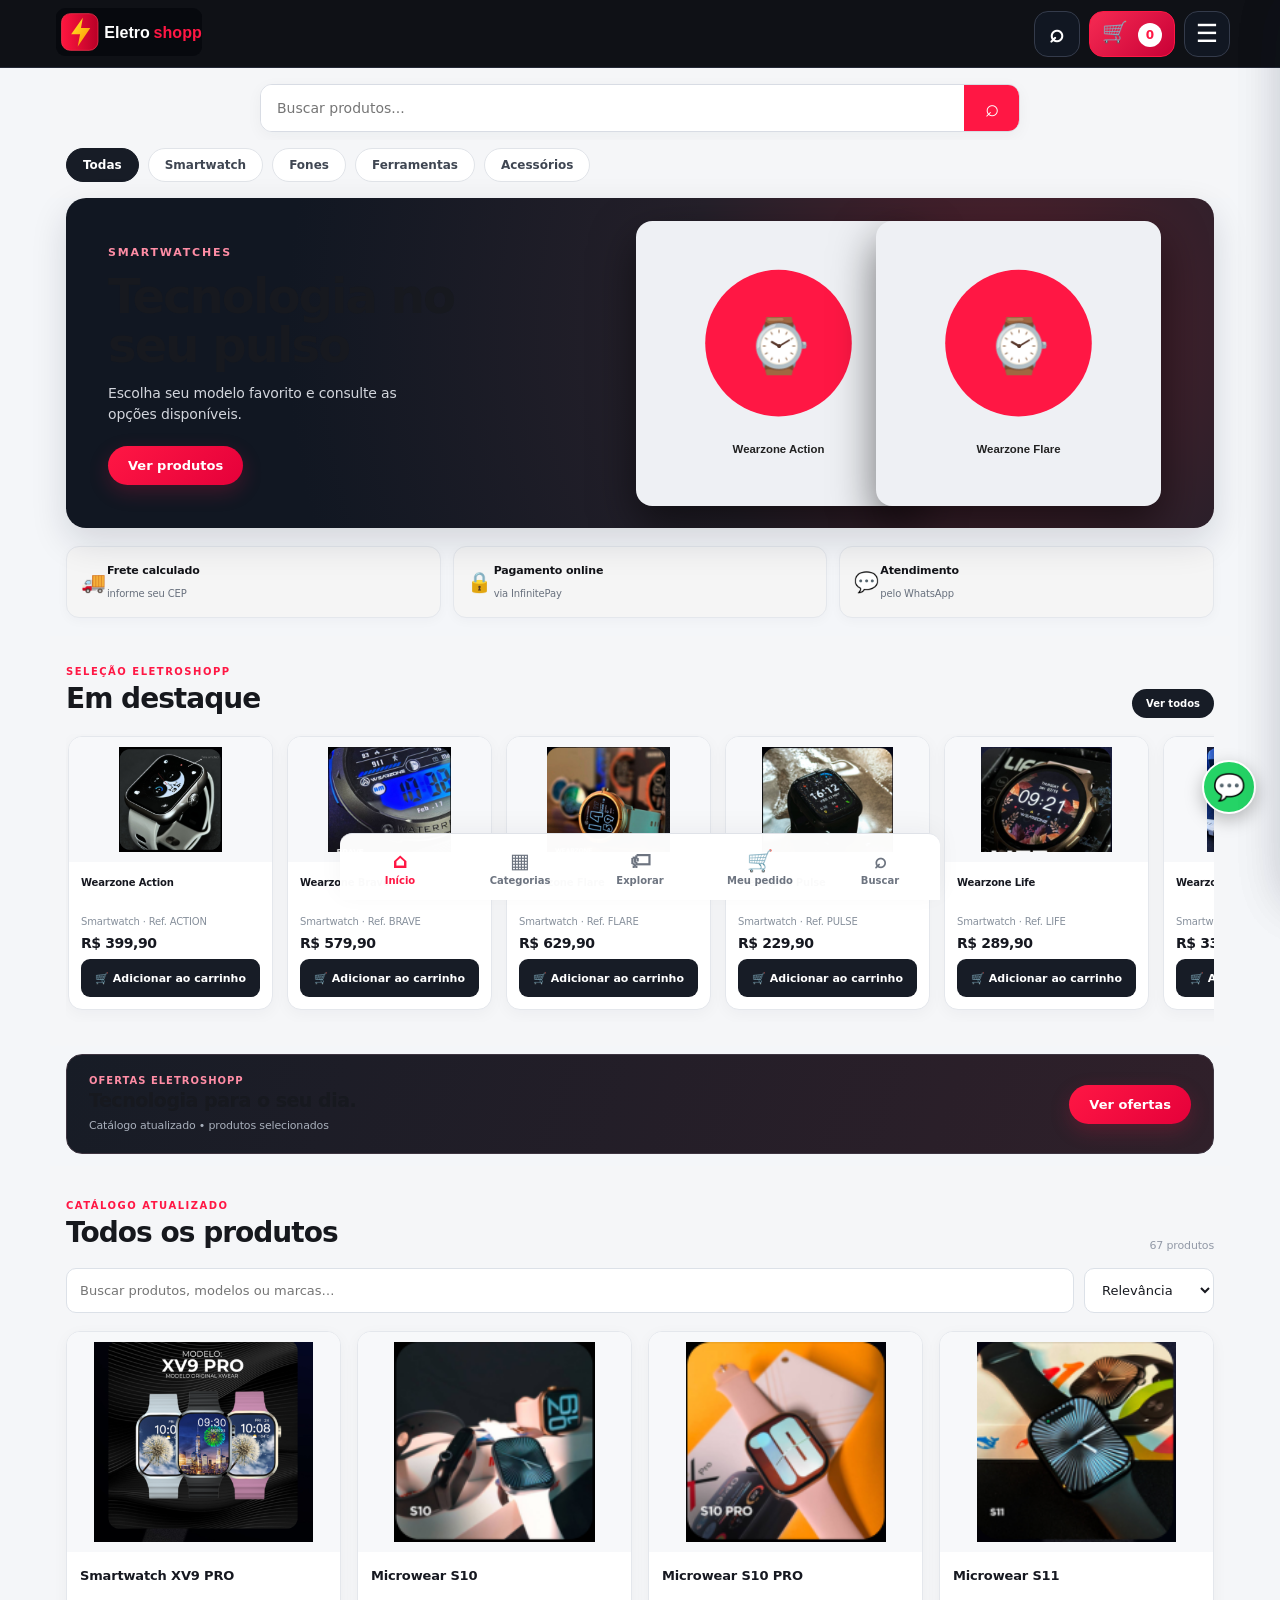
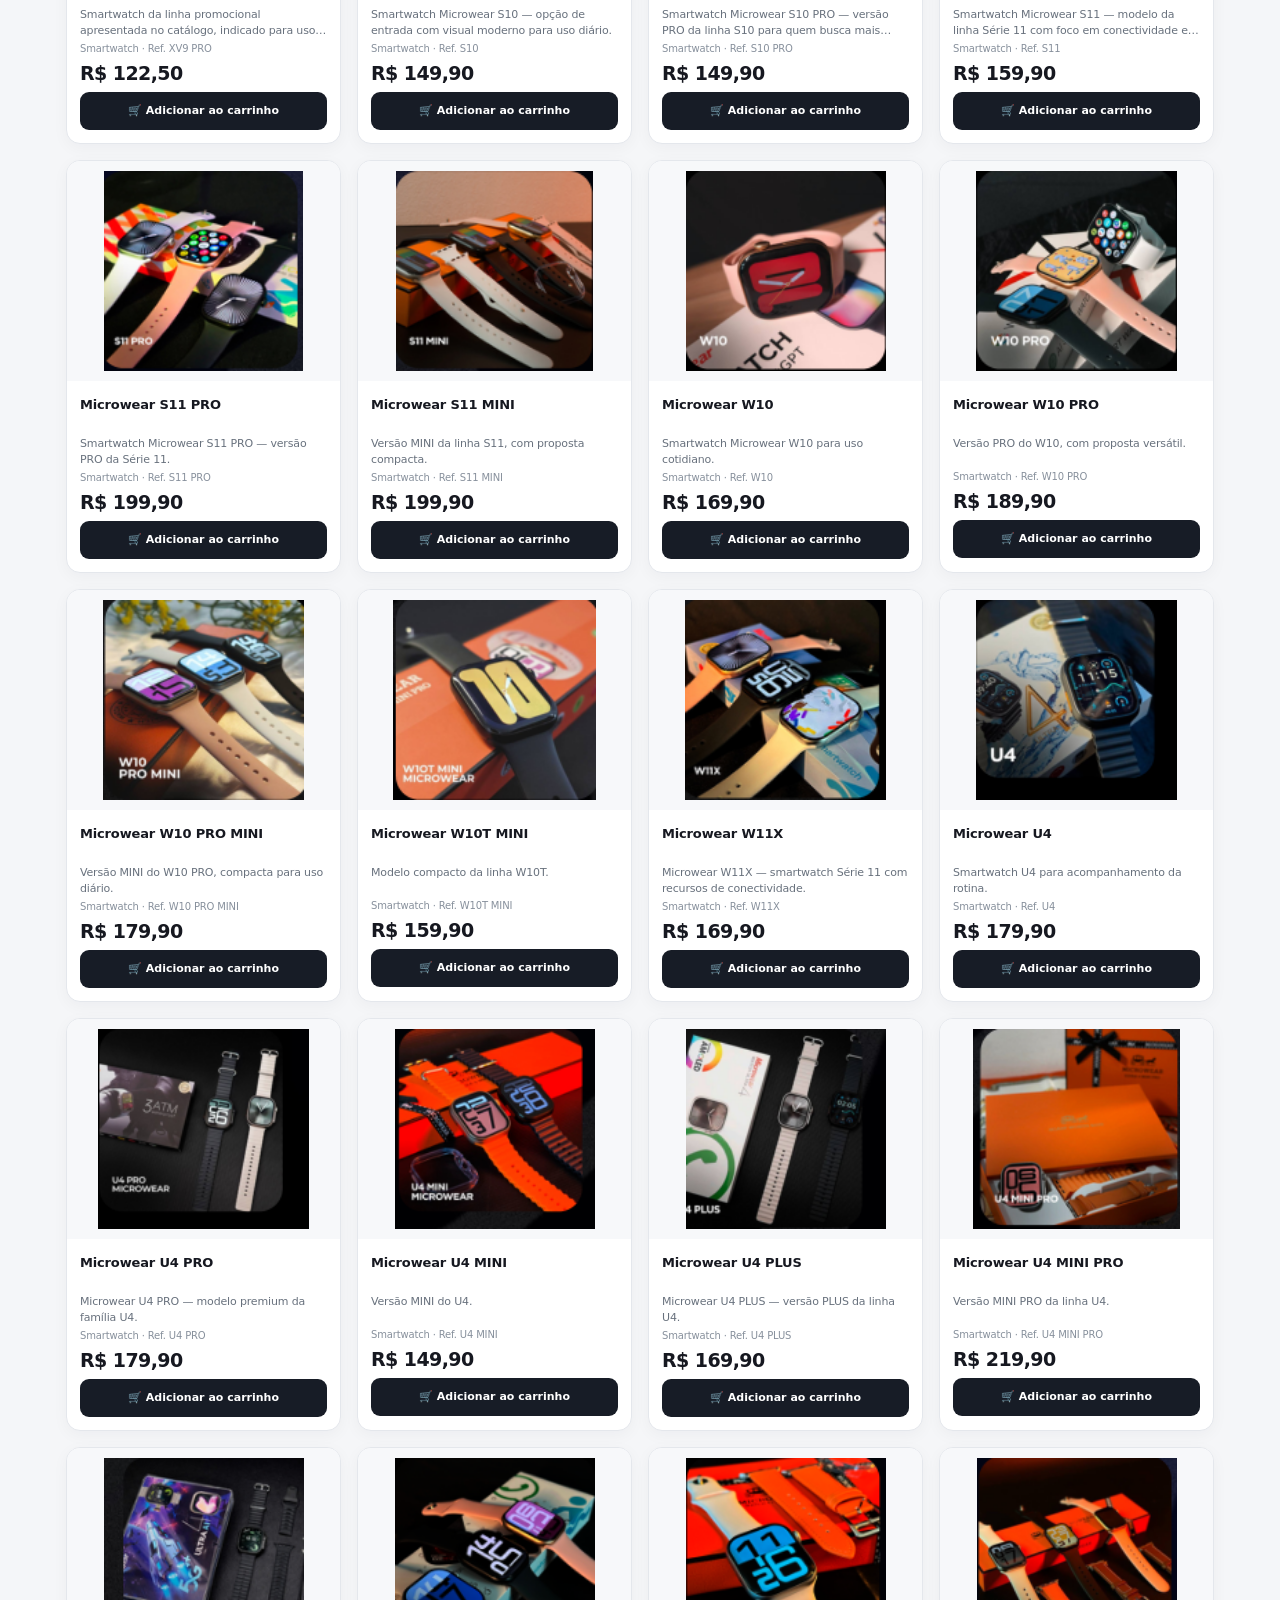
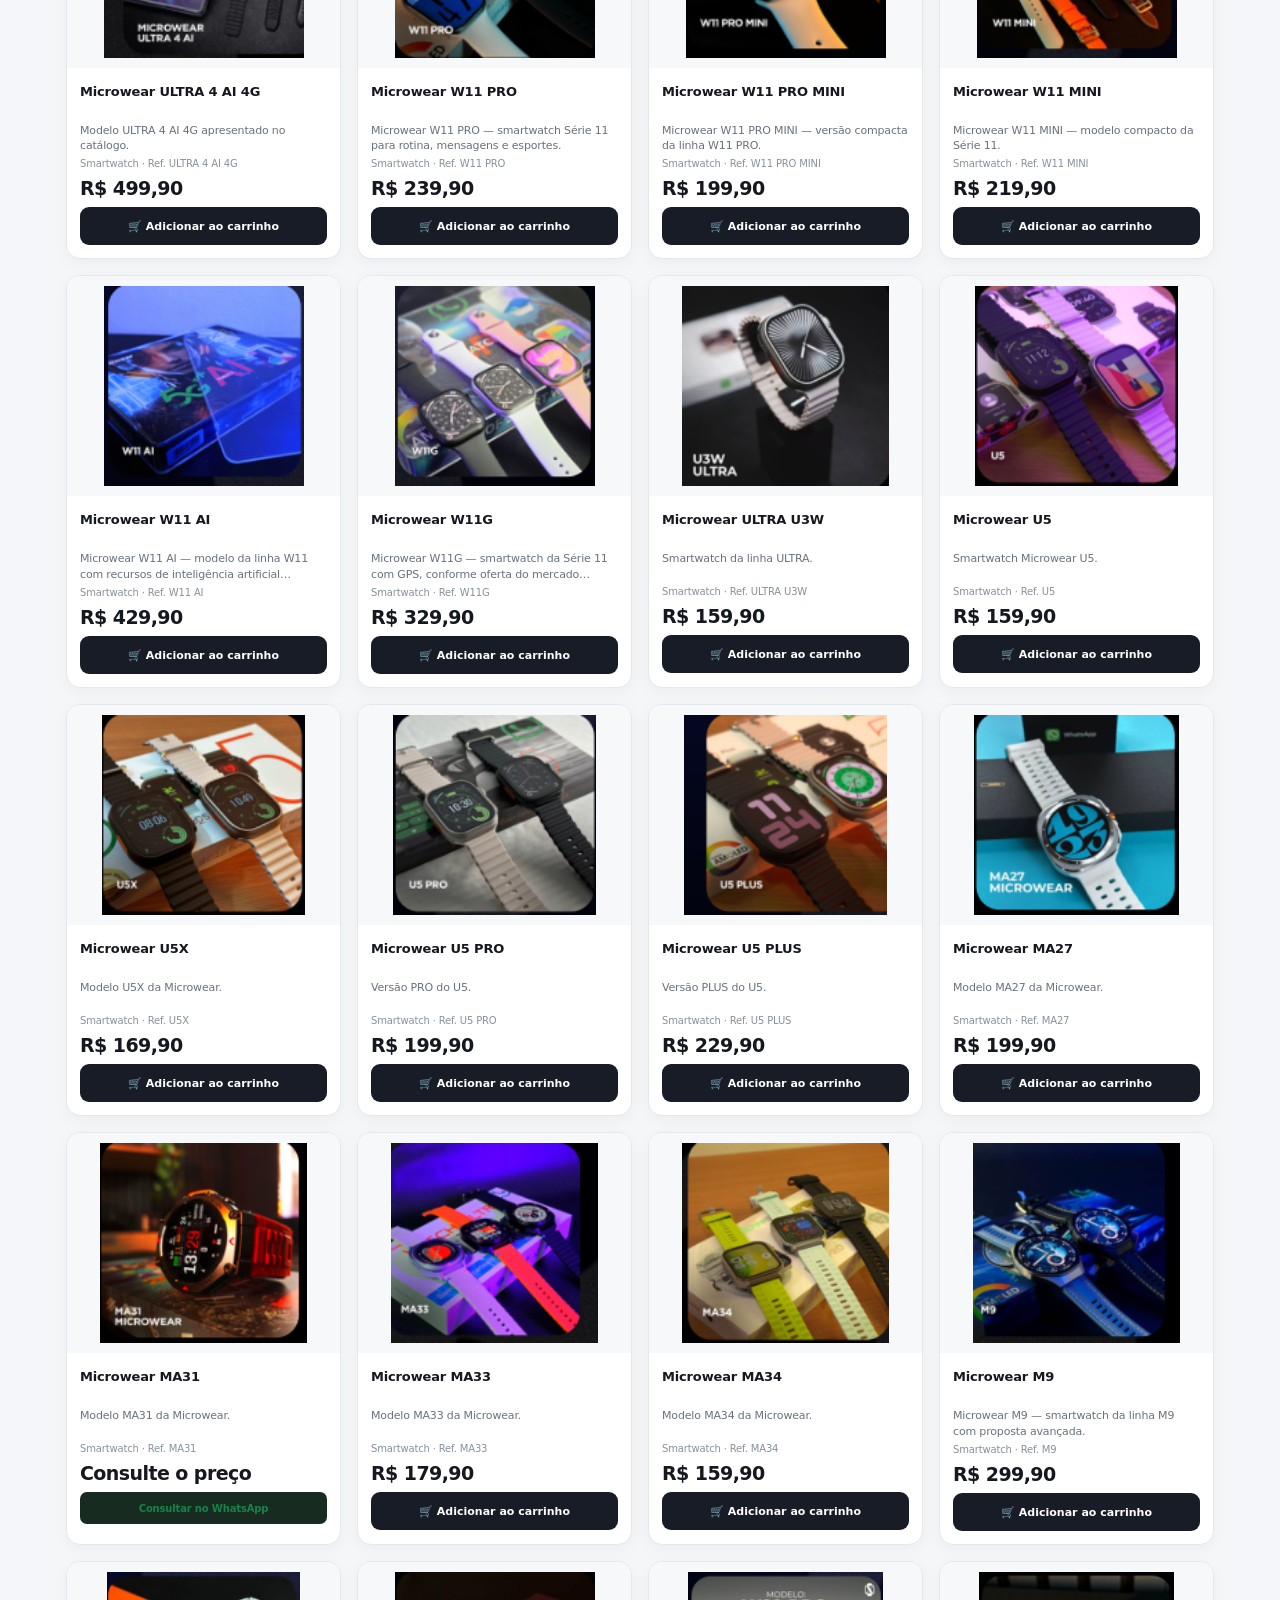
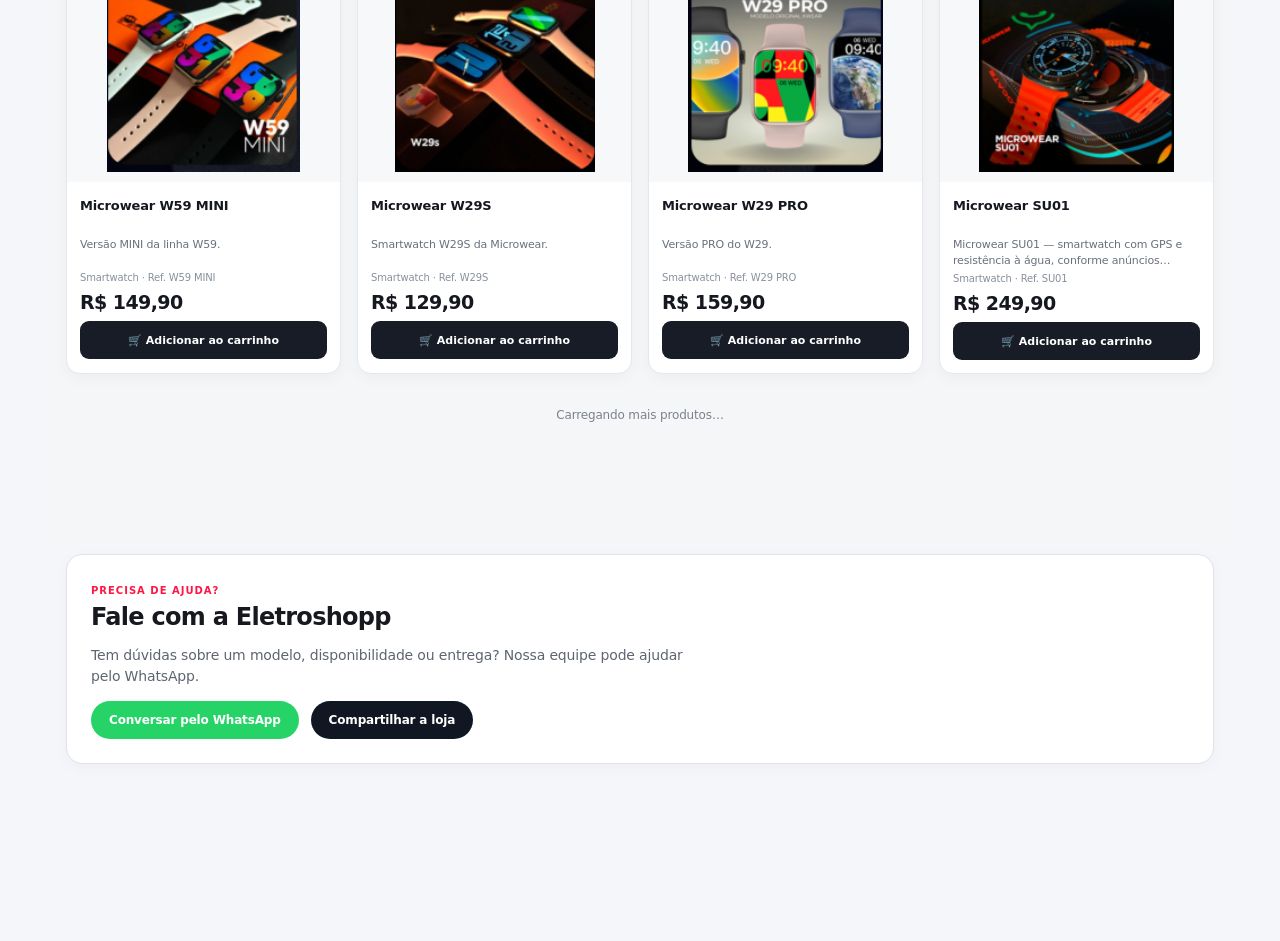
<file: index.html>
<!doctype html>
<html lang="pt-BR">
<head>
<meta charset="utf-8"><meta name="viewport" content="width=device-width,initial-scale=1,viewport-fit=cover">
<meta name="theme-color" content="#08090d">
<meta name="description" content="Encontre smartwatches, fones Bluetooth, acessórios e ferramentas na Eletroshopp. Consulte preços, calcule o frete e finalize seu pedido online.">
<meta name="robots" content="index,follow">
<link rel="canonical" href="https://eletroshopp.com.br/">
<meta property="og:type" content="website">
<meta property="og:site_name" content="Eletroshopp">
<meta property="og:title" content="Eletroshopp | Tecnologia e acessórios">
<meta property="og:description" content="Smartwatches, fones Bluetooth, acessórios e ferramentas. Escolha seus produtos e consulte o frete no checkout.">
<meta property="og:url" content="https://eletroshopp.com.br/">
<meta property="og:image" content="https://eletroshopp.com.br/assets/logo.svg">
<meta name="twitter:card" content="summary">
<meta name="twitter:title" content="Eletroshopp | Tecnologia e acessórios">
<meta name="twitter:description" content="Escolha seus produtos, consulte o frete e faça seu pedido online.">
<link rel="manifest" href="manifest.json?v=20261008-imagesfix4"><link rel="icon" href="assets/logo.svg">
<link rel="stylesheet" href="styles.css?v=20261116-design1"><title>Eletroshopp — Tecnologia no seu dia a dia</title>
</head>
<body>
<div id="splash"><img src="assets/splash.svg" alt="Eletroshopp"><button id="enterShop">Entrar na loja</button></div>

<header class="site-header">
  <a class="brand" href="#" aria-label="Eletroshopp"><img src="assets/logo.svg" alt="Eletroshopp"></a>
  <button class="header-icon" data-focus-search aria-label="Buscar">⌕</button>
  <button class="header-cart" data-open-cart aria-label="Carrinho">🛒 <b id="cartCount">0</b></button>
  <button class="header-icon" data-scroll-catalog aria-label="Ver categorias">☰</button>
</header>

<main>
<section class="search-strip">
  <div class="search-box"><input id="searchTop" placeholder="Buscar produtos..." aria-label="Buscar produtos"><button data-focus-search>⌕</button></div>
</section>

<section class="category-chips" aria-label="Categorias">
  <button class="chip active" data-category="">Todas</button>
  <button class="chip" data-category="Smartwatch">Smartwatch</button>
  <button class="chip" data-category="Fones">Fones</button>
  <button class="chip" data-category="Ferramentas">Ferramentas</button>
  <button class="chip" data-category="Acessórios">Acessórios</button>
</section>

<section class="hero-ref">
  <div class="hero-copy">
    <span>SMARTWATCHES</span>
    <h1>Tecnologia no<br>seu pulso</h1>
    <p>Escolha seu modelo favorito e consulte as opções disponíveis.</p>
    <button class="hero-cta" data-category="Smartwatch">Ver produtos</button>
  </div>
  <div class="hero-products">
    <img id="heroImg1" alt="Smartwatch em destaque">
    <img id="heroImg2" alt="Smartwatch em destaque">
  </div>
</section>

<section class="benefits">
  <div><span>🚚</span><b>Frete calculado</b><small>informe seu CEP</small></div>
  <div><span>🔒</span><b>Pagamento online</b><small>via InfinitePay</small></div>
  <div><span>💬</span><b>Atendimento</b><small>pelo WhatsApp</small></div>
</section>

<section class="section">
  <div class="section-title"><div><small>SELEÇÃO ELETROSHOPP</small><h2>Em destaque</h2></div><button class="see-all" data-scroll-catalog>Ver todos</button></div>
  <div id="featured" class="product-rail"></div>
</section>

<section class="promo-strip">
  <div><b>OFERTAS ELETROSHOPP</b><strong>Tecnologia para o seu dia.</strong><span>Catálogo atualizado • produtos selecionados</span></div>
  <button class="hero-cta" data-scroll-catalog>Ver ofertas</button>
</section>

<section id="catalogo" class="section catalog-section">
  <div class="section-title"><div><small>CATÁLOGO ATUALIZADO</small><h2>Todos os produtos</h2></div><span id="count"></span></div>
  <div class="catalog-search"><input id="search" placeholder="Buscar produtos, modelos ou marcas…"><select id="sort"><option value="relevance">Relevância</option><option value="priceAsc">Menor preço</option><option value="priceDesc">Maior preço</option></select></div>
  <div id="cats" class="chips-hidden"></div>
  <div id="brands" class="chips-hidden"></div>
  <div id="products" class="product-grid"></div><div id="catalogSentinel" class="catalog-sentinel">Carregando mais produtos…</div>
</section>
<section class="store-help">
  <div>
    <small>PRECISA DE AJUDA?</small>
    <h2>Fale com a Eletroshopp</h2>
    <p>Tem dúvidas sobre um modelo, disponibilidade ou entrega? Nossa equipe pode ajudar pelo WhatsApp.</p>
    <a href="https://wa.me/5542998157736?text=Ol%C3%A1%21%20Vim%20pelo%20site%20da%20Eletroshopp%20e%20quero%20tirar%20uma%20d%C3%BAvida." target="_blank" rel="noopener">Conversar pelo WhatsApp</a>
    <a class="share-store" href="https://wa.me/?text=Conhe%C3%A7a%20a%20Eletroshopp%3A%20tecnologia%2C%20smartwatches%2C%20fones%20e%20acess%C3%B3rios.%20https%3A%2F%2Feletroshopp.com.br" target="_blank" rel="noopener">Compartilhar a loja</a>
  </div>
</section>
</main>

<nav class="bottom-nav">
  <button class="active" data-scroll-top><span>⌂</span>Início</button>
  <button data-scroll-catalog><span>▦</span>Categorias</button>
  <button data-scroll-catalog><span>🏷</span>Explorar</button>
  <button data-open-cart><span>🛒</span>Meu pedido</button>
  <button data-focus-search><span>⌕</span>Buscar</button>
</nav>
<a class="whatsapp-float" href="https://wa.me/5542998157736?text=Olá!%20Quero%20comprar%20na%20Eletroshopp." target="_blank" rel="noopener" aria-label="Falar com a Eletroshopp no WhatsApp">💬</a>

<aside id="cart" class="drawer">
  <div class="drawer-head"><h2>Seu carrinho</h2><button data-close-cart>✕</button></div>
  <div id="cartItems" class="cart-items"></div>
  <div class="cart-footer"><div><span>Total</span><strong id="cartTotal">R$ 0,00</strong></div><button class="hero-cta full" data-checkout>Continuar pedido</button></div>
</aside>

<div id="checkout" class="drawer">
  <div class="drawer-head"><h2>Finalizar pedido</h2><button data-close-checkout>✕</button></div>
  <div class="checkout">
    <div id="orderSummary" class="summary"></div><strong>Subtotal: <span id="orderSubtotal">R$ 0,00</span></strong>
    <label>Nome completo<input id="buyerName" autocomplete="name" placeholder="Digite seu nome"></label>
    <label>WhatsApp / telefone<input id="buyerPhone" type="tel" inputmode="tel" maxlength="15" placeholder="(42) 99999-9999"></label>
    <label>CEP de entrega<input id="cep" inputmode="numeric" maxlength="9" placeholder="00000-000"><small id="cepStatus"></small><a id="mapAddress" href="#" target="_blank" rel="noopener" hidden>📍 Ver endereço no Google Maps</a></label>
    <div class="address-grid">
      <label>Rua / Logradouro<input id="buyerStreet" placeholder="Digite a rua"></label><label>Número<input id="buyerNumber" inputmode="numeric"></label>
      <label>Complemento<input id="buyerComplement" placeholder="Apartamento, casa, bloco..."></label><label>Bairro<input id="buyerNeighborhood" placeholder="Digite o bairro"></label>
      <label>Cidade<input id="buyerCity" placeholder="Digite a cidade"></label><label>UF<input id="buyerState" maxlength="2" placeholder="PR"></label>
    </div>
    <button class="secondary full" data-freight>🚚 Recalcular frete</button><div id="freight"></div>
    <button id="finish" class="hero-cta full" data-finish>Pagar com InfinitePay</button>
  </div>
</div>
<div id="toast" class="toast"></div><span id="status" hidden></span>

<script src="data/store-products.js?v=20261008-imagesfix4"></script>
<script src="app.js?v=20261008-imagesfix4"></script>
<script>
(()=>{const s=document.getElementById("splash"),b=document.getElementById("enterShop");const enter=()=>{s?.classList.add("hide");try{localStorage.setItem("esh-splash-seen","1")}catch(e){}};b?.addEventListener("click",enter);setTimeout(enter,700);try{if(localStorage.getItem("esh-splash-seen")==="1")s?.classList.add("hide")}catch(e){}})();
</script>
</body></html>
</file>
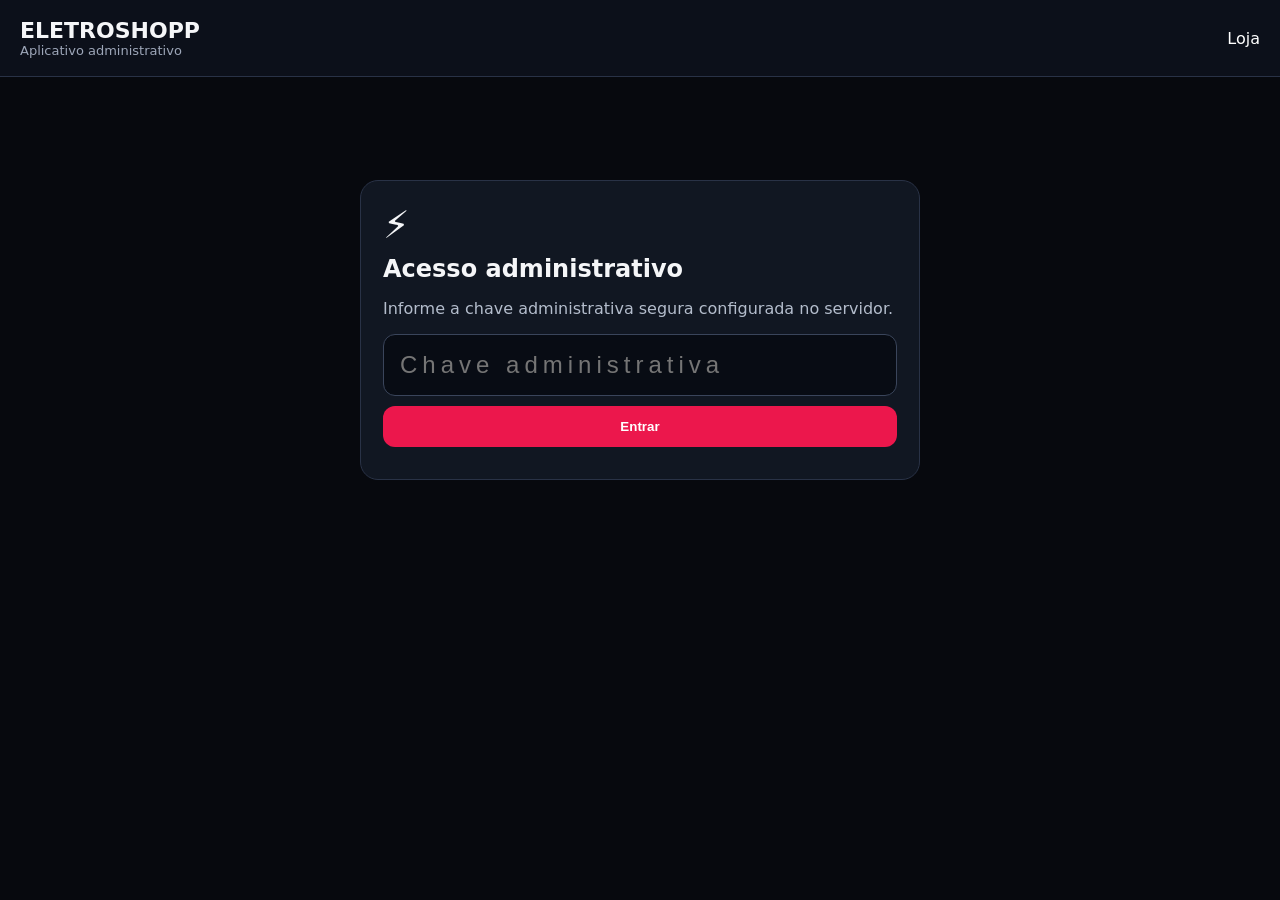
<file: admin-app/index.html>
<!doctype html><html lang="pt-BR"><head><meta charset="utf-8"><meta name="viewport" content="width=device-width,initial-scale=1,viewport-fit=cover"><meta name="theme-color" content="#07090e"><link rel="manifest" href="manifest.json?v=2"><title>Eletroshopp Admin</title><style>
*{box-sizing:border-box}body{margin:0;background:#07090e;color:#f5f6f8;font:16px system-ui,-apple-system,Segoe UI,Roboto,sans-serif}.top{padding:18px 20px;background:#0c101a;border-bottom:1px solid #293246;display:flex;justify-content:space-between;align-items:center}.top strong{font-size:22px}.top span{display:block;color:#9da6b8;font-size:13px}.top a{color:#fff;text-decoration:none}main{max-width:1000px;margin:auto;padding:22px 16px}.box,.order{background:#111722;border:1px solid #293246;border-radius:18px;padding:22px}.login{max-width:560px;margin:9vh auto}.login h1{margin:8px 0}.login p{color:#b4bdcc}.pin{width:100%;padding:16px;border-radius:12px;border:1px solid #3a455b;background:#080c14;color:#fff;font-size:24px;letter-spacing:5px}.btn{padding:13px 16px;border:0;border-radius:12px;background:#ec174c;color:#fff;font-weight:700}.full{width:100%;margin-top:10px}.msg{color:#ff91aa;margin-top:10px}.bar{display:flex;justify-content:space-between;align-items:center;gap:10px;margin-bottom:15px}.bar h1{margin:0}.bar p{margin:4px 0;color:#9da6b8}.orders{display:grid;gap:14px}.head{display:flex;justify-content:space-between;gap:10px}.badge{background:#293246;border-radius:999px;padding:6px 10px;font-size:12px}.meta{display:grid;grid-template-columns:repeat(3,1fr);gap:10px;margin:15px 0}.meta div{background:#0b1019;padding:11px;border-radius:10px}.meta small{display:block;color:#8e98aa;margin-bottom:4px}.item{display:flex;justify-content:space-between;border-top:1px solid #252d3b;padding:9px 0}.total{display:flex;justify-content:flex-end;gap:18px;flex-wrap:wrap;margin-top:12px}.select{padding:10px;border-radius:10px;background:#161d2a;color:#fff;border:1px solid #3a455b}.err{color:#ff91aa}@media(max-width:650px){.meta{grid-template-columns:1fr}.bar{align-items:flex-start}.total{justify-content:flex-start}}
</style></head><body><header class="top"><div><strong>ELETROSHOPP</strong><span>Aplicativo administrativo</span></div><a href="../">Loja</a></header><main>
<section id="login" class="box login"><div style="font-size:38px">⚡</div><h1>Acesso administrativo</h1><p>Informe a chave administrativa segura configurada no servidor.</p><input id="pin" class="pin" type="password" inputmode="text" maxlength="128" autocomplete="current-password" placeholder="Chave administrativa"><button id="enter" class="btn full">Entrar</button><div id="msg" class="msg"></div></section>
<section id="app" hidden><div class="bar"><div><h1>Pedidos</h1><p id="summary">Consultando...</p></div><div><button id="refresh" class="btn">↻ Atualizar</button><button id="logout" class="btn" style="background:#293246">Sair</button></div></div><div id="orders" class="orders"></div></section>
</main><script>
(()=>{const API="https://sybxbyaywznbwipbssso.supabase.co/functions/v1/admin-orders";let pin="",orders=[];const $=s=>document.querySelector(s),money=v=>new Intl.NumberFormat("pt-BR",{style:"currency",currency:"BRL"}).format(Number(v)||0),esc=v=>String(v??"").replace(/[&<>"]/g,c=>({"&":"&amp;","<":"&lt;",">":"&gt;",'"':"&quot;"}[c]));async function api(method="GET",body){const r=await fetch(API+"?t="+Date.now(),{method,cache:"no-store",headers:{"Content-Type":"application/json","x-admin-pin":pin},body:body?JSON.stringify(body):undefined});const d=await r.json().catch(()=>({}));if(!r.ok)throw Error(d.error||"Painel indisponível");return d}function render(a){orders=Array.isArray(a)?a:[];$("#summary").textContent=orders.length+" pedido(s)";$("#orders").innerHTML=orders.length?orders.map(o=>{const b=o.buyer||{},f=o.freight||{},it=Array.isArray(o.items)?o.items:[];return '<article class="order"><div class="head"><div><b>'+esc(o.id)+'</b><small>'+esc(o.created_at?new Date(o.created_at).toLocaleString("pt-BR"):"")+'</small></div><span class="badge">'+esc(o.status||"novo")+'</span></div><div class="meta"><div><small>Cliente</small>'+esc(b.name||"—")+'</div><div><small>WhatsApp</small>'+esc(b.phone||"—")+'</div><div><small>CEP</small>'+esc(b.cep||"—")+'</div></div><div><small>Endereço</small><p>'+esc(b.address||"—")+'</p></div>'+it.map(x=>'<div class="item"><span>'+esc((x.quantity||1)+"× "+x.name)+'</span><b>'+money((x.price||0)*(x.quantity||1))+'</b></div>').join("")+'<div class="total"><span>Produtos '+money(o.total_products)+'</span><span>Frete '+money(f.price)+'</span><b>Total '+money(o.grand_total)+'</b><select class="select" data-status="'+esc(o.id)+'"><option value="novo" '+(o.status==="novo"?"selected":"")+'>Novo</option><option value="em_separacao" '+(o.status==="em_separacao"?"selected":"")+'>Em separação</option><option value="enviado" '+(o.status==="enviado"?"selected":"")+'>Enviado</option><option value="entregue" '+(o.status==="entregue"?"selected":"")+'>Entregue</option><option value="cancelado" '+(o.status==="cancelado"?"selected":"")+'>Cancelado</option></select></div></article>'}).join(""):'<div class="box">Nenhum pedido encontrado.</div>'}async function load(){try{render(await api());$("#msg").textContent=""}catch(e){$("#summary").textContent="Erro ao consultar pedidos";$("#msg").textContent=e.message}}function logout(){pin="";sessionStorage.removeItem("esh-admin-pin");$("#app").hidden=true;$("#login").hidden=false;$("#pin").value=""}$("#enter").onclick=async()=>{pin=$("#pin").value.trim();if(pin.length<32){$("#msg").textContent="A chave administrativa deve ter pelo menos 32 caracteres.";return}sessionStorage.setItem("esh-admin-pin",pin);$("#login").hidden=true;$("#app").hidden=false;await load()};$("#pin").onkeydown=e=>{if(e.key==="Enter")$("#enter").click()};$("#refresh").onclick=load;$("#logout").onclick=logout;document.addEventListener("change",async e=>{const id=e.target.dataset.status;if(id)try{await api("POST",{id,status:e.target.value});await load()}catch(x){$("#msg").textContent=x.message}});const s=sessionStorage.getItem("esh-admin-pin");if(s){pin=s;$("#login").hidden=true;$("#app").hidden=false;load()}})();
</script></body></html>
</file>
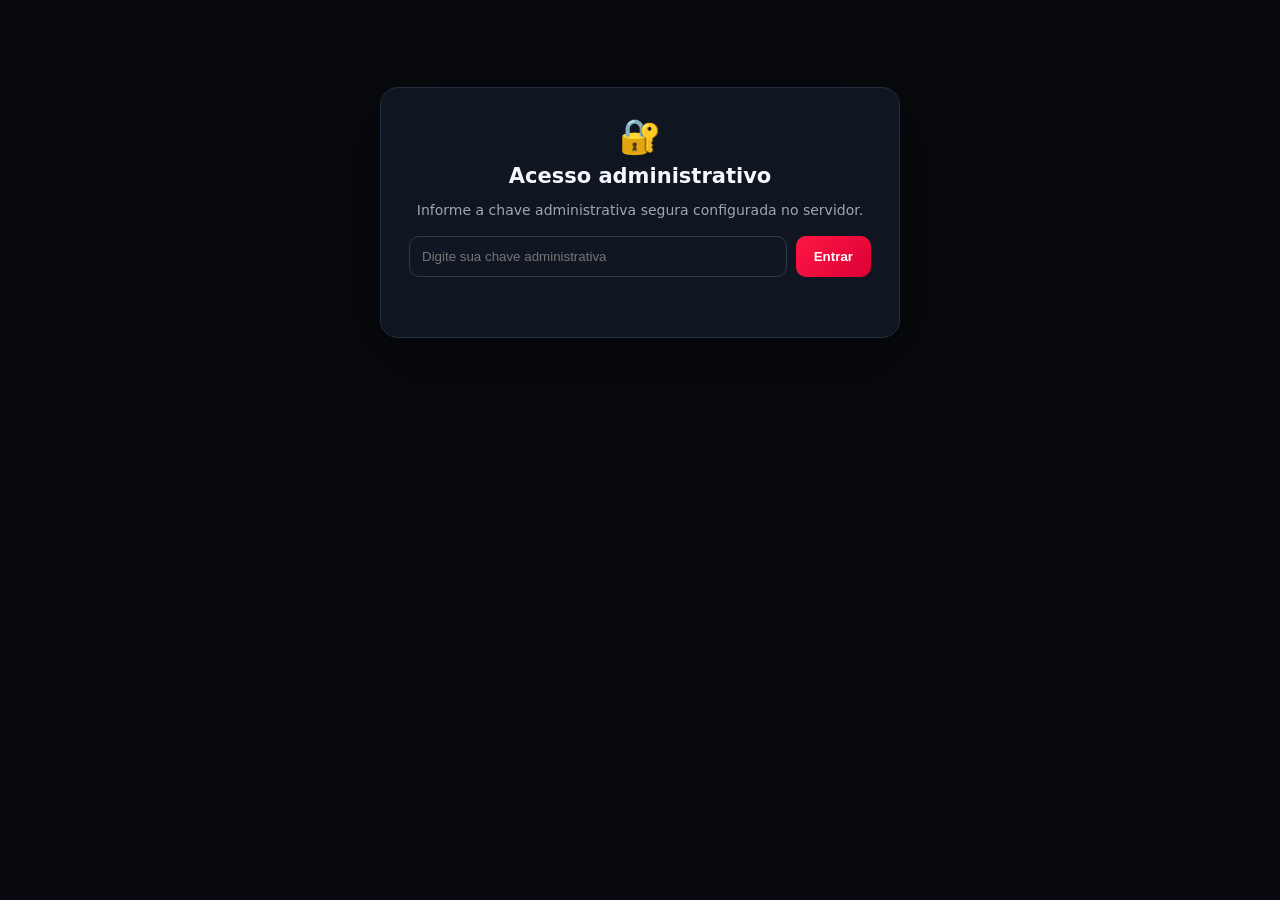
<file: admin/index.html>
<!doctype html><html lang="pt-BR"><head><meta charset="utf-8"><meta name="viewport" content="width=device-width,initial-scale=1,viewport-fit=cover"><meta name="theme-color" content="#07090e"><meta name="mobile-web-app-capable" content="yes"><meta name="application-name" content="Eletroshopp Admin"><link rel="manifest" href="/admin-manifest-v5.json"><link rel="stylesheet" href="/admin.css?v=20261006-delete3"><title>Eletroshopp — Painel Administrativo</title></head><body><header class="mobile-top"><div class="brand-mini">⚡ <b>Eletro<span>shopp</span></b></div></header><main class="admin-main" style="max-width:1200px;margin:auto;padding:24px"><section id="login" class="panel login"><div class="login-icon">🔐</div><h2>Acesso administrativo</h2><p>Informe a chave administrativa segura configurada no servidor.</p><div class="row"><input id="pin" type="password" inputmode="text" maxlength="256" autocomplete="current-password" autocapitalize="off" spellcheck="false" placeholder="Digite sua chave administrativa"><button id="enter" class="primary">Entrar</button></div><div id="loginMsg" class="msg"></div></section><section id="app" hidden><header class="topbar"><div><span class="eyebrow">PAINEL ADMINISTRATIVO</span><h1>Pedidos</h1></div><div class="top-actions"><a href="/">← Loja</a><button id="refresh" type="button">↻ Atualizar</button><button id="logout" type="button">Sair</button></div></header><nav class="panel-tabs" aria-label="Painéis do administrador"><button class="panel-tab active" data-panel="overview">📊 Resumo</button><button class="panel-tab" data-panel="finance">💰 Financeiro</button><button class="panel-tab" data-panel="accounting">📒 Contabilidade</button><button class="panel-tab" data-panel="orders">🛒 Pedidos</button></nav><section id="panel-overview" class="admin-panel active"><div class="stats">
<div class="stat-card"><span>🛒</span><small>Pedidos</small><b id="statOrders">—</b></div>
<div class="stat-card"><span>💰</span><small>Vendas</small><b id="statRevenue">R$ 0,00</b></div>
<div class="stat-card"><span>📈</span><small>Lucro líquido</small><b id="statProfit">R$ 0,00</b></div>
</div></section>
<section id="finance" class="finance-panel admin-panel" data-panel-section="finance">
<div class="finance-head"><div><span class="eyebrow">CONTABILIDADE DA LOJA</span><h2>Desempenho financeiro</h2><p>Resumo financeiro do mês selecionado, usando os custos cadastrados.</p></div></div>
<div class="finance-cards">
<div><small>Faturamento</small><strong id="financeRevenue">R$ 0,00</strong></div>
<div><small>Fretes cobrados</small><strong id="financeFreight">R$ 0,00</strong></div>
<div><small>Ticket médio</small><strong id="financeTicket">R$ 0,00</strong></div>
<div><small>Lucro líquido</small><strong id="financeProfit">R$ 0,00</strong></div>
</div>
<div class="chart-card"><div class="chart-title"><div><b>Vendas nos últimos 7 dias</b><small>Faturamento por dia</small></div><strong id="chartTotal">R$ 0,00</strong></div><div id="salesChart" class="sales-chart" aria-label="Gráfico de vendas"></div></div>
</section>
<section id="accounting" class="accounting-panel admin-panel" data-panel-section="accounting">
<div class="accounting-head"><div><span class="eyebrow">CONTABILIDADE COMPLETA</span><h2>Custos, despesas e lucro líquido</h2><p>Cadastre o custo de compra dos produtos e as despesas da loja para acompanhar o resultado real.</p></div><div class="month-control"><label for="accountingMonth">Mês de análise</label><input id="accountingMonth" type="month"></div></div>
<div class="accounting-grid"><div class="accounting-box"><h3>💳 Despesas da loja</h3><div class="expense-form"><input id="expenseDesc" placeholder="Ex.: embalagem, anúncio, taxa"><input id="expenseValue" type="number" min="0" step="0.01" placeholder="Valor (R$)"><button id="addExpense" class="primary">Adicionar</button></div><div id="expensesList" class="expenses-list"></div></div><div class="accounting-box"><h3>📦 Custos dos produtos</h3><p class="hint">Informe quanto você paga ao fornecedor por unidade.</p><div id="costsList" class="costs-list"></div></div></div>
<div class="profit-table-wrap"><div class="table-title"><div><h3>🏆 Ranking de produtos</h3><small>Lucro por produto no mês selecionado</small></div></div><div class="table-scroll"><table class="profit-table"><thead><tr><th>Produto</th><th>Qtd.</th><th>Vendas</th><th>Custo</th><th>Lucro</th><th>Margem</th></tr></thead><tbody id="profitRanking"></tbody></table></div></div>
<div class="monthly-chart-wrap"><div class="table-title"><div><h3>📅 Vendas por mês</h3><small>Faturamento dos últimos 6 meses</small></div></div><div id="monthlyChart" class="monthly-chart"></div></div>
</section><div class="orders-section admin-panel" data-panel-section="orders"><div class="section-title"><div><span class="eyebrow">GESTÃO DE PEDIDOS</span><h2>Pedidos recentes</h2></div><span id="summary">Carregando...</span></div><div class="order-bulk-actions"><label class="select-all-label"><input id="selectAllOrders" type="checkbox"> Selecionar todos</label><button id="deleteSelected" class="delete-selected" type="button" disabled>🗑 EXCLUIR SELECIONADOS <span id="selectedCount">0</span></button></div><div id="orders" class="orders"></div></div></section></main><script src="/admin.js?v=20261116-flexkey2"></script><script>if("serviceWorker"in navigator){navigator.serviceWorker.getRegistrations().then(rs=>Promise.all(rs.filter(x=>x.scope===location.origin+"/"||x.scope===location.origin+"/admin/").filter(x=>x.scope!==location.origin+"/admin/").map(x=>x.unregister()))).finally(()=>navigator.serviceWorker.register("/admin-sw-v7.js",{scope:"/admin/"}).catch(()=>{}))}</script></body></html>
</file>
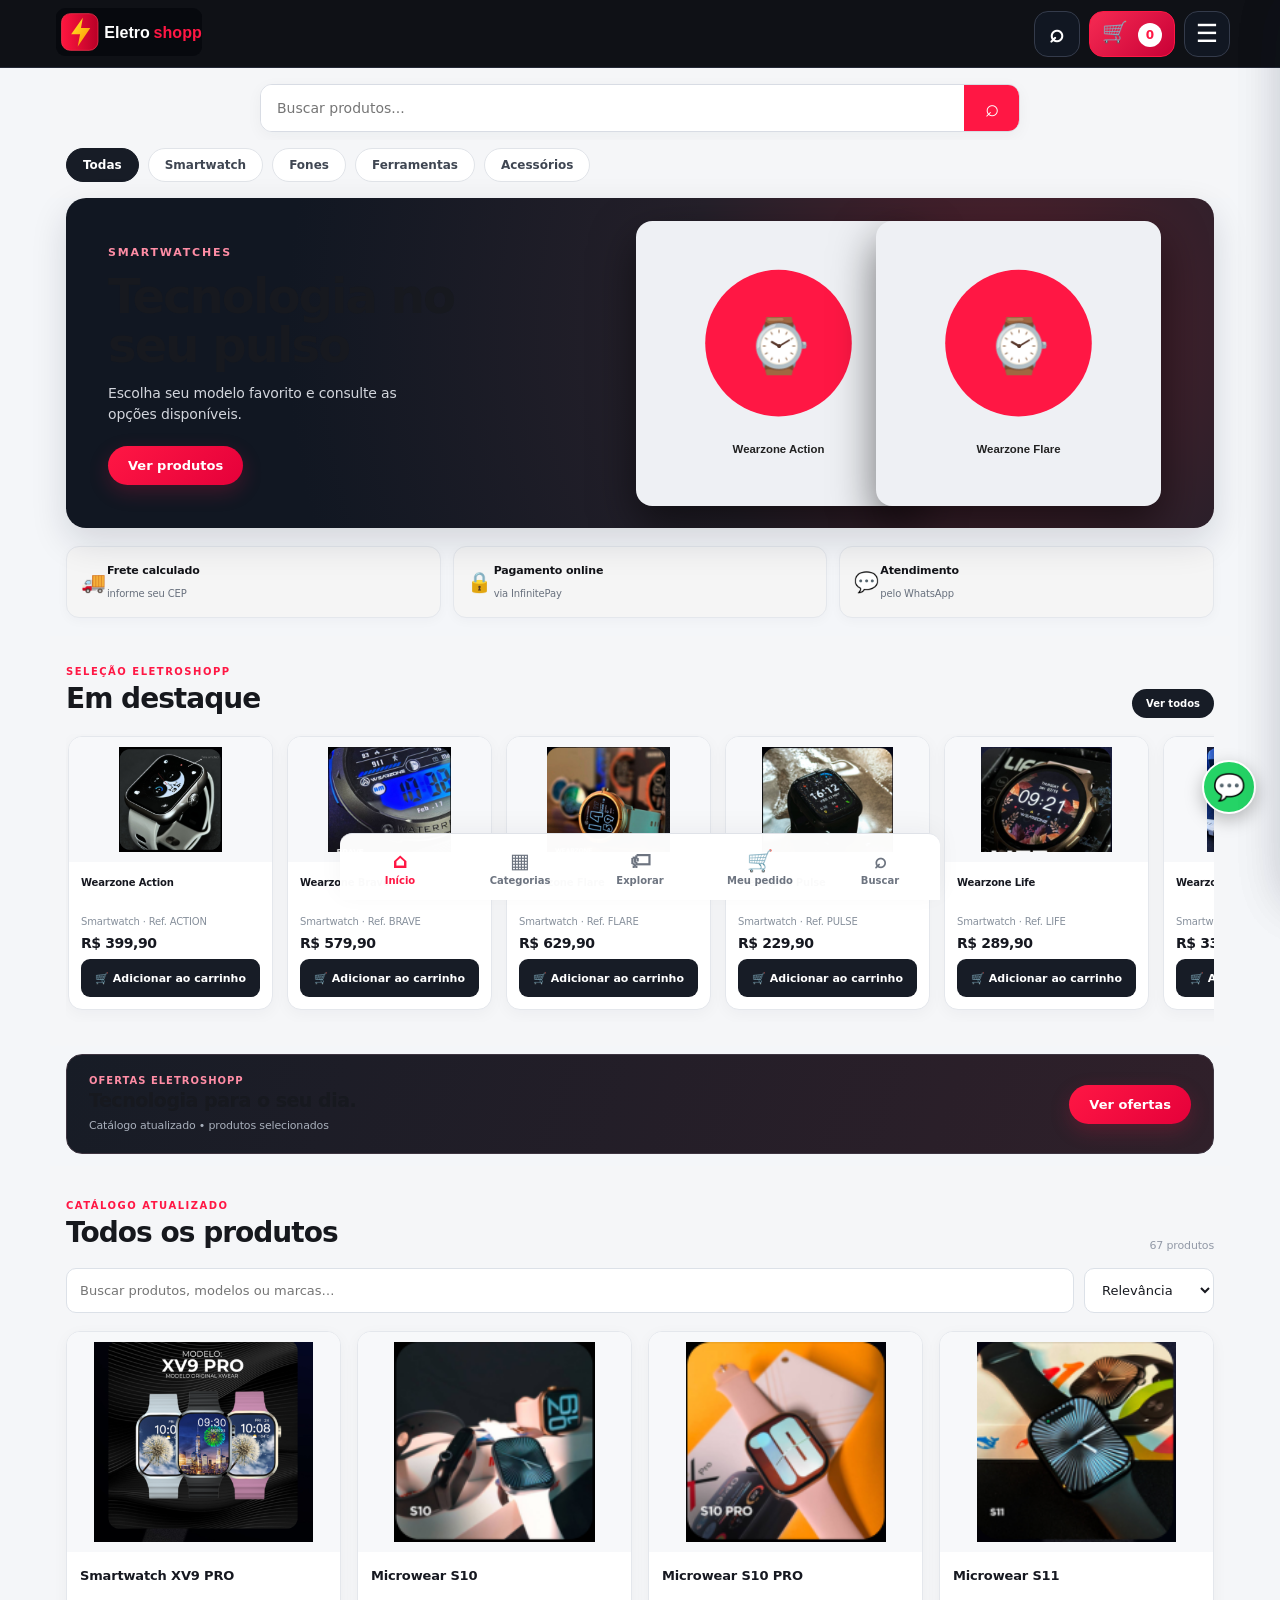
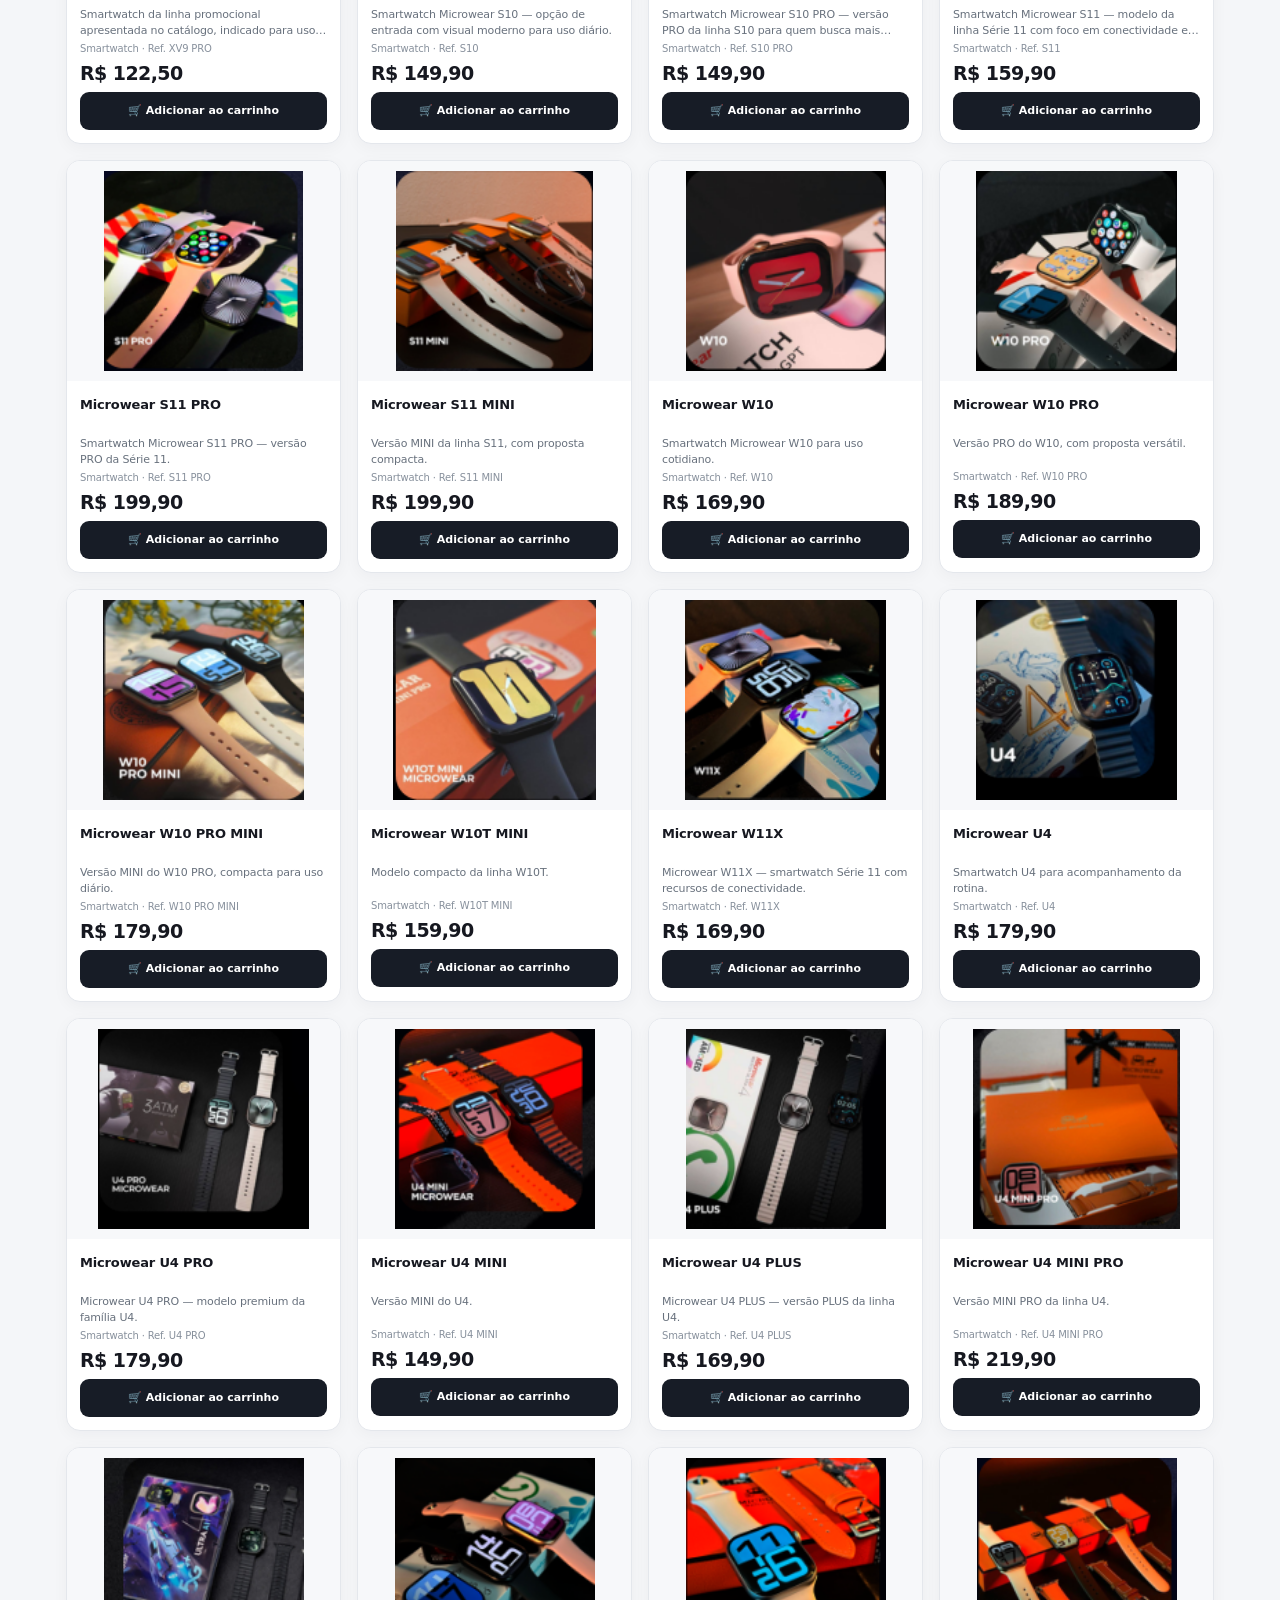
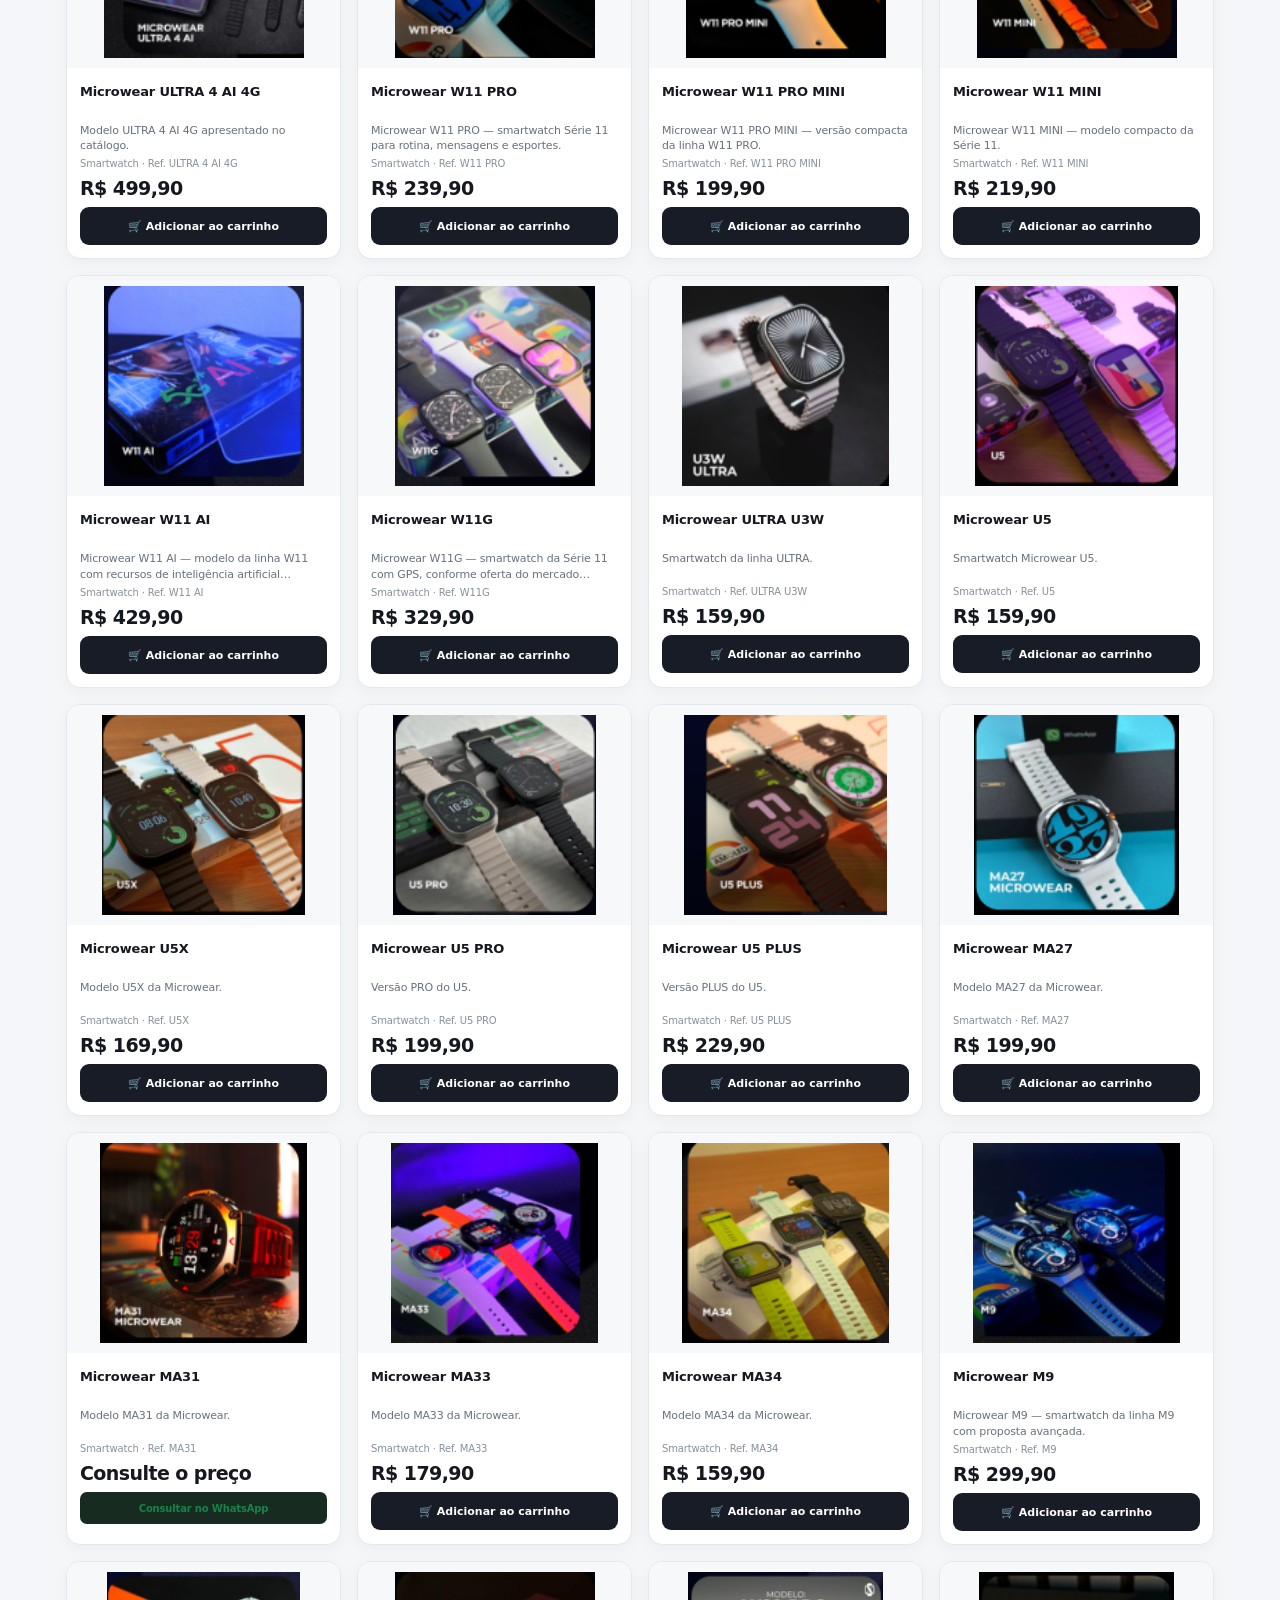
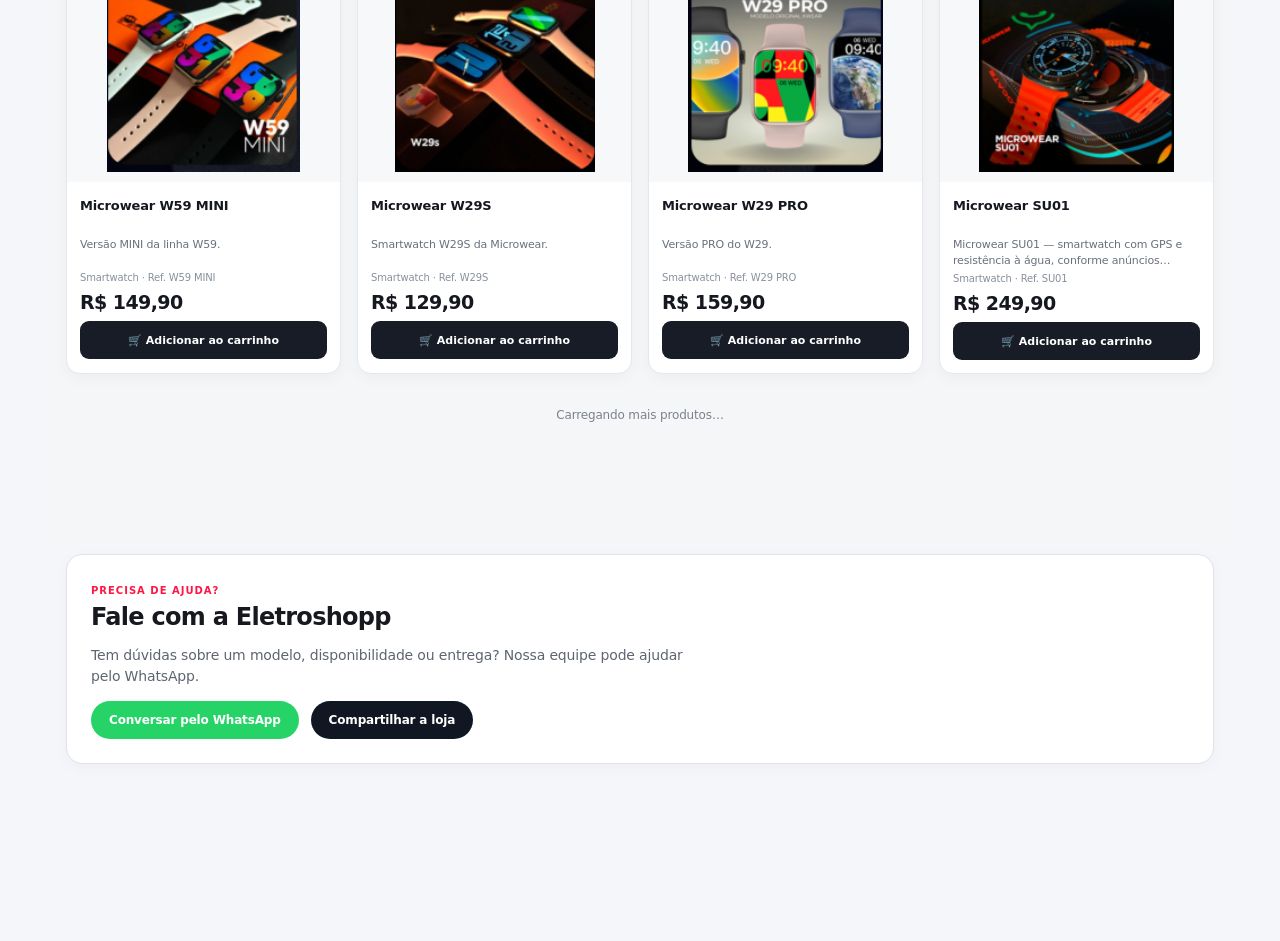
<file: app/index.html>
<!doctype html><html lang="pt-BR"><head><meta charset="utf-8"><meta name="viewport" content="width=device-width,initial-scale=1"><meta http-equiv="refresh" content="0;url=../"><title>Eletroshopp App</title></head><body><script>location.replace("../?app=1");</script><p>Abrindo Eletroshopp…</p></body></html>
</file>
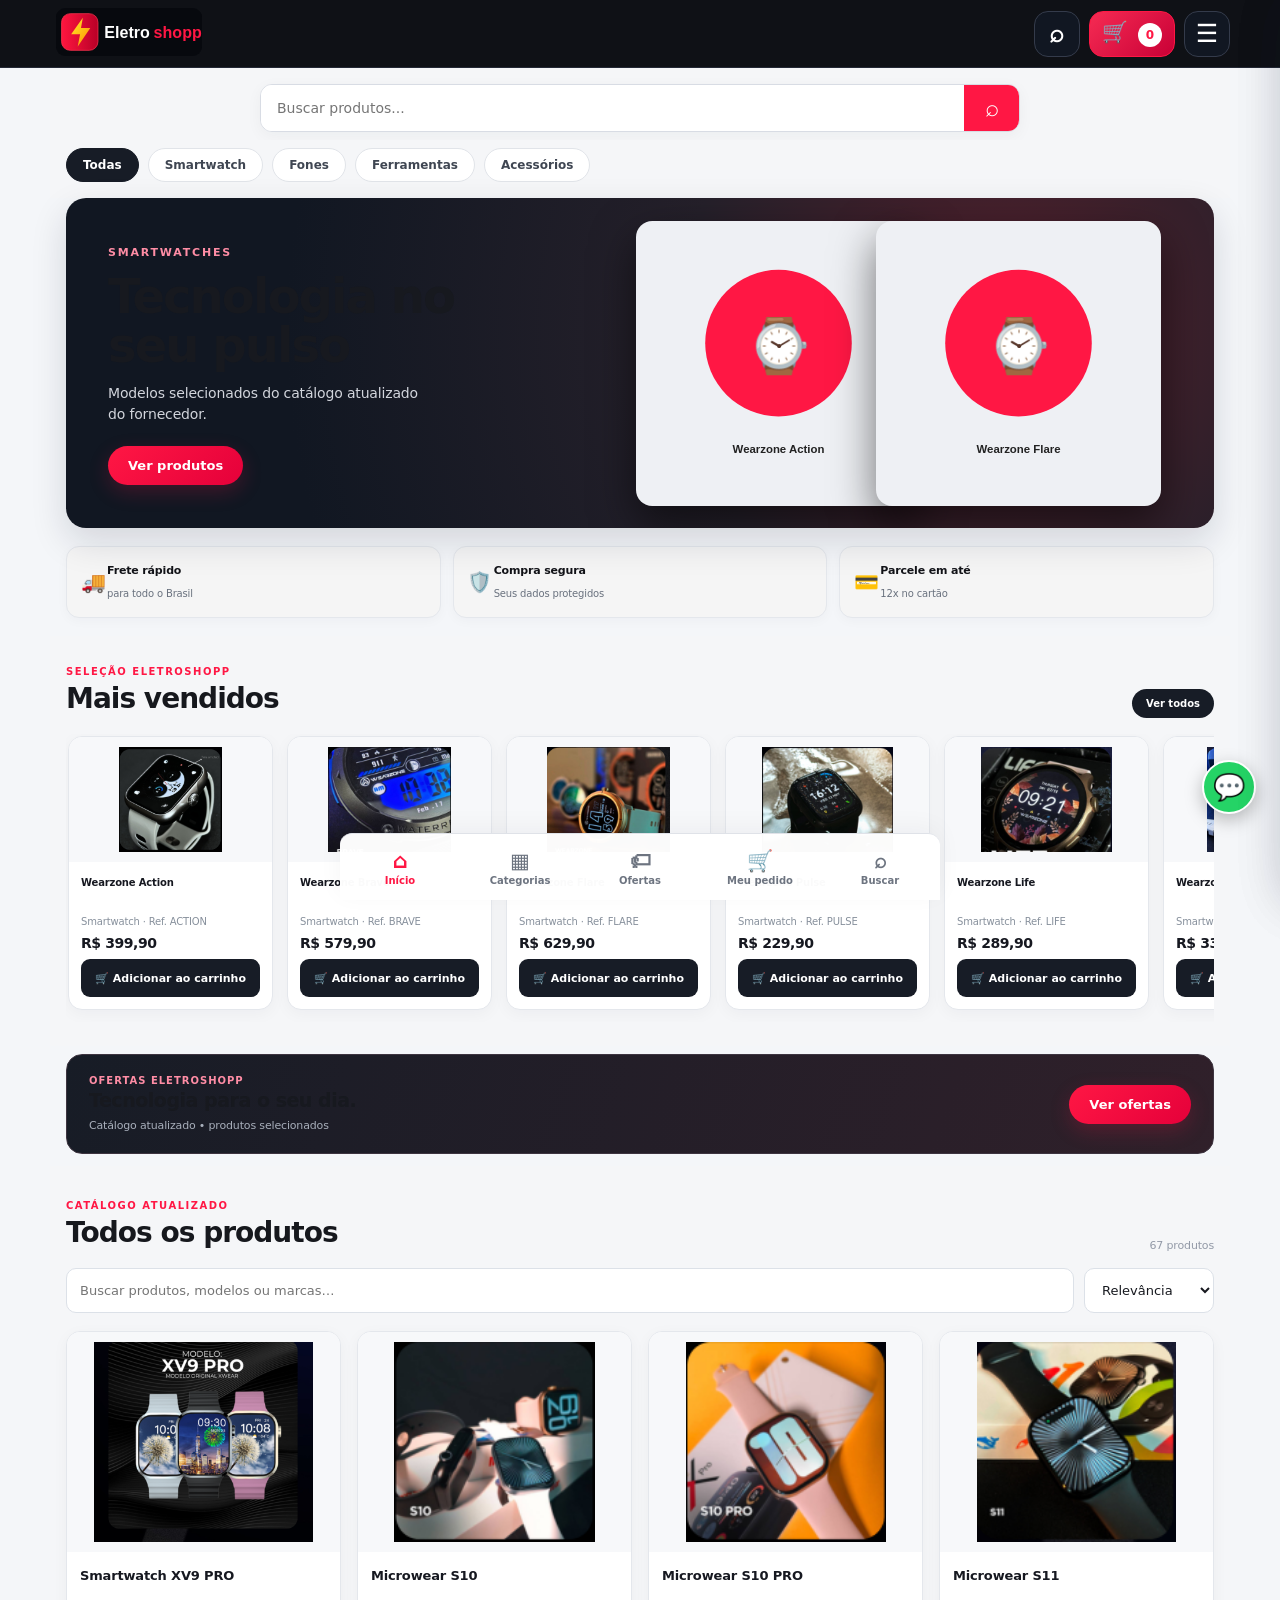
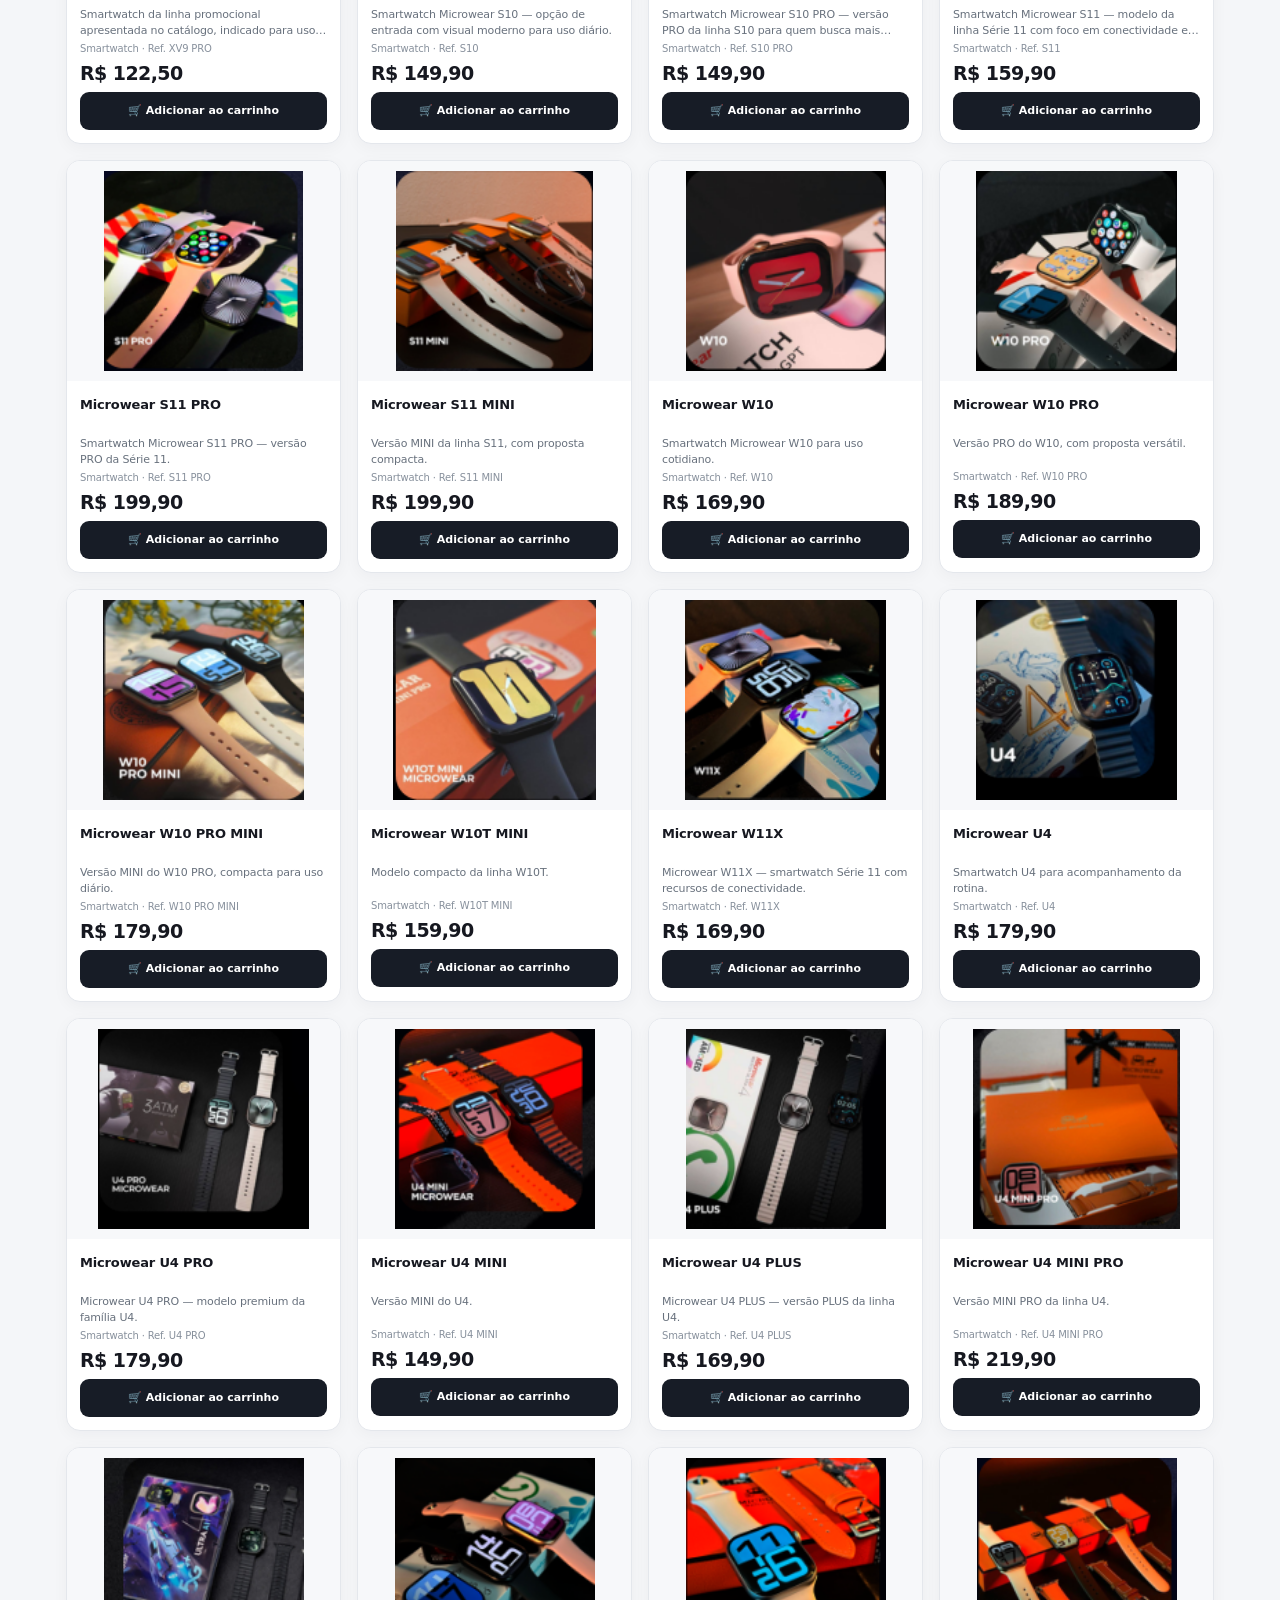
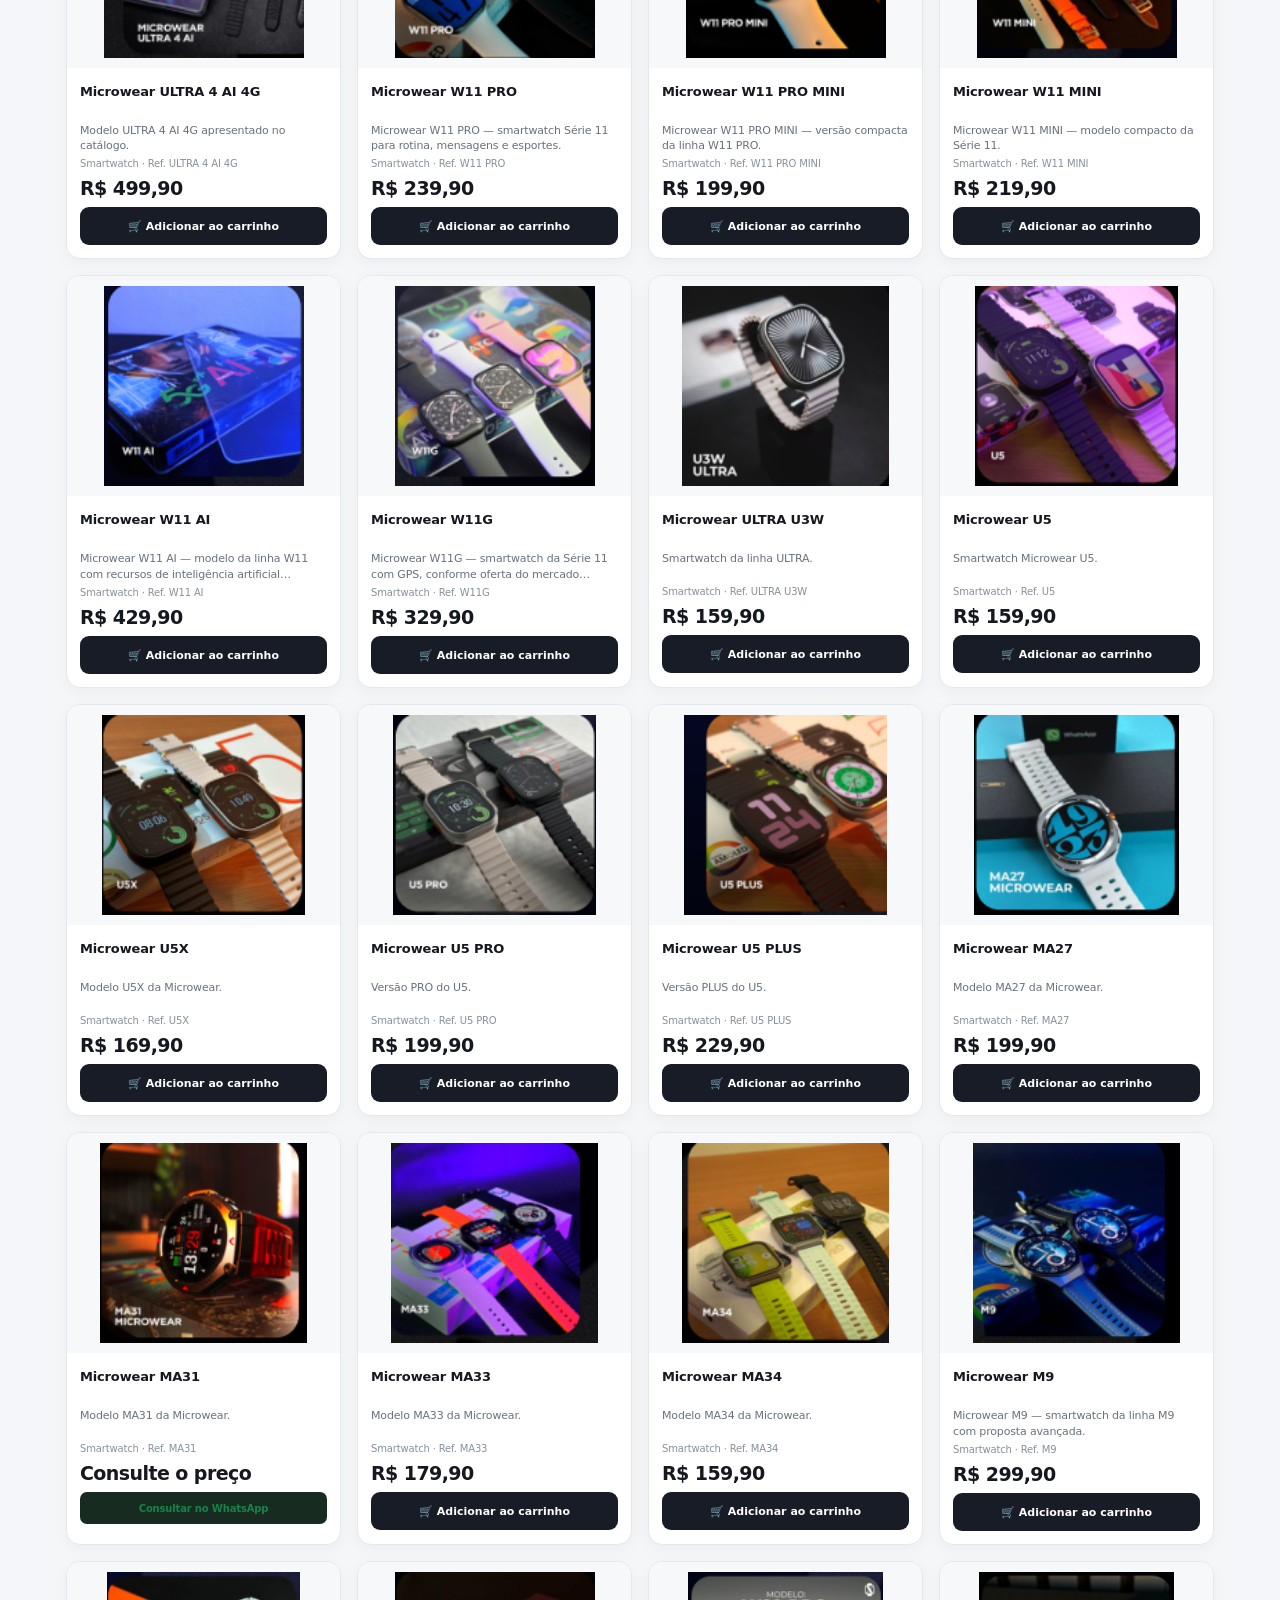
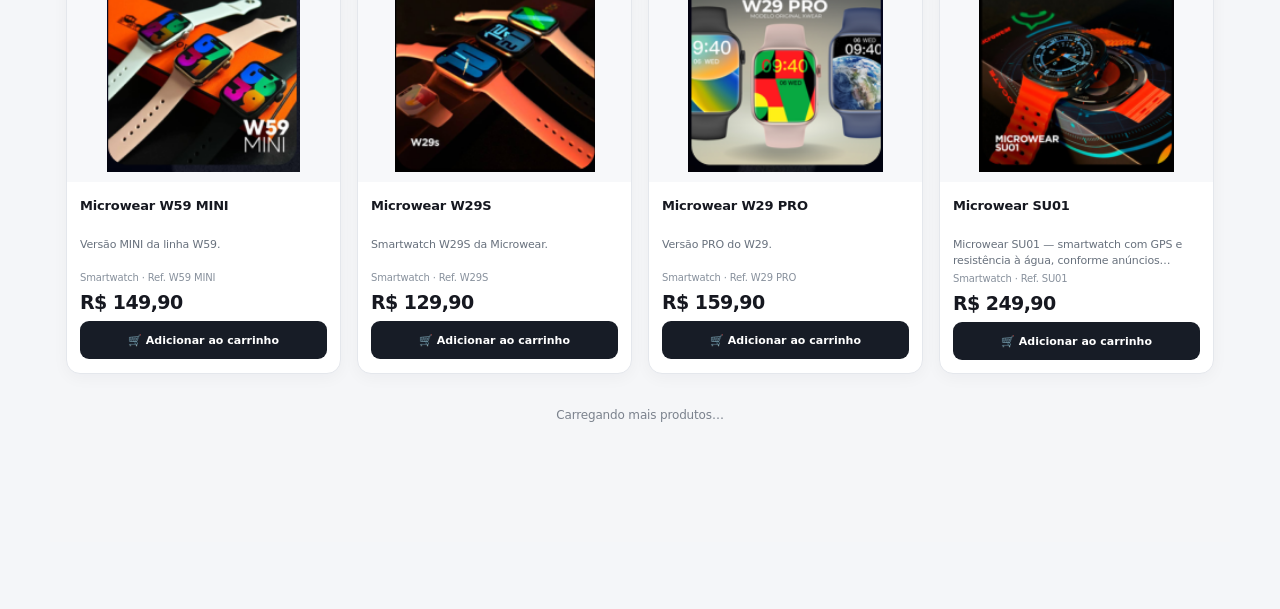
<file: loja/index.html>
<!doctype html>
<html lang="pt-BR">
<head>
<meta charset="utf-8"><meta name="viewport" content="width=device-width,initial-scale=1,viewport-fit=cover">
<meta name="theme-color" content="#08090d"><meta name="description" content="Eletroshopp — tecnologia, smartwatches, fones e acessórios.">
<link rel="manifest" href="../manifest.json?v=20261008-imagesfix4"><link rel="icon" href="../assets/logo.svg">
<link rel="stylesheet" href="../styles.css?v=20261008-imagesfix4"><title>Eletroshopp — Tecnologia no seu dia a dia</title>
</head>
<body>
<div id="splash"><img src="../assets/splash.svg" alt="Eletroshopp"><button id="enterShop">Entrar na loja</button></div>

<header class="site-header">
  <a class="brand" href="#" aria-label="Eletroshopp"><img src="../assets/logo.svg" alt="Eletroshopp"></a>
  <button class="header-icon" data-focus-search aria-label="Buscar">⌕</button>
  <button class="header-cart" data-open-cart aria-label="Carrinho">🛒 <b id="cartCount">0</b></button>
  <button class="header-icon" aria-label="Menu">☰</button>
</header>

<main>
<section class="search-strip">
  <div class="search-box"><input id="searchTop" placeholder="Buscar produtos..." aria-label="Buscar produtos"><button data-focus-search>⌕</button></div>
</section>

<section class="category-chips" aria-label="Categorias">
  <button class="chip active" data-category="">Todas</button>
  <button class="chip" data-category="Smartwatch">Smartwatch</button>
  <button class="chip" data-category="Fones">Fones</button>
  <button class="chip" data-category="Ferramentas">Ferramentas</button>
  <button class="chip" data-category="Acessórios">Acessórios</button>
</section>

<section class="hero-ref">
  <div class="hero-copy">
    <span>SMARTWATCHES</span>
    <h1>Tecnologia no<br>seu pulso</h1>
    <p>Modelos selecionados do catálogo atualizado do fornecedor.</p>
    <button class="hero-cta" data-category="Smartwatch">Ver produtos</button>
  </div>
  <div class="hero-products">
    <img id="heroImg1" alt="Smartwatch em destaque">
    <img id="heroImg2" alt="Smartwatch em destaque">
  </div>
</section>

<section class="benefits">
  <div><span>🚚</span><b>Frete rápido</b><small>para todo o Brasil</small></div>
  <div><span>🛡️</span><b>Compra segura</b><small>Seus dados protegidos</small></div>
  <div><span>💳</span><b>Parcele em até</b><small>12x no cartão</small></div>
</section>

<section class="section">
  <div class="section-title"><div><small>SELEÇÃO ELETROSHOPP</small><h2>Mais vendidos</h2></div><button class="see-all" data-scroll-catalog>Ver todos</button></div>
  <div id="featured" class="product-rail"></div>
</section>

<section class="promo-strip">
  <div><b>OFERTAS ELETROSHOPP</b><strong>Tecnologia para o seu dia.</strong><span>Catálogo atualizado • produtos selecionados</span></div>
  <button class="hero-cta" data-scroll-catalog>Ver ofertas</button>
</section>

<section id="catalogo" class="section catalog-section">
  <div class="section-title"><div><small>CATÁLOGO ATUALIZADO</small><h2>Todos os produtos</h2></div><span id="count"></span></div>
  <div class="catalog-search"><input id="search" placeholder="Buscar produtos, modelos ou marcas…"><select id="sort"><option value="relevance">Relevância</option><option value="priceAsc">Menor preço</option><option value="priceDesc">Maior preço</option></select></div>
  <div id="cats" class="chips-hidden"></div>
  <div id="brands" class="chips-hidden"></div>
  <div id="products" class="product-grid"></div><div id="catalogSentinel" class="catalog-sentinel">Carregando mais produtos…</div>
</section>
</main>

<nav class="bottom-nav">
  <button class="active" data-scroll-top><span>⌂</span>Início</button>
  <button data-scroll-catalog><span>▦</span>Categorias</button>
  <button data-category="Acessórios"><span>🏷</span>Ofertas</button>
  <button data-open-cart><span>🛒</span>Meu pedido</button>
  <button data-focus-search><span>⌕</span>Buscar</button>
</nav>
<a class="whatsapp-float" href="https://wa.me/5542998157736?text=Olá!%20Quero%20comprar%20na%20Eletroshopp." target="_blank" rel="noopener" aria-label="Falar com a Eletroshopp no WhatsApp">💬</a>

<aside id="cart" class="drawer">
  <div class="drawer-head"><h2>Seu carrinho</h2><button data-close-cart>✕</button></div>
  <div id="cartItems" class="cart-items"></div>
  <div class="cart-footer"><div><span>Total</span><strong id="cartTotal">R$ 0,00</strong></div><button class="hero-cta full" data-checkout>Continuar pedido</button></div>
</aside>

<div id="checkout" class="drawer">
  <div class="drawer-head"><h2>Finalizar pedido</h2><button data-close-checkout>✕</button></div>
  <div class="checkout">
    <div id="orderSummary" class="summary"></div><strong>Subtotal: <span id="orderSubtotal">R$ 0,00</span></strong>
    <label>Nome completo<input id="buyerName" autocomplete="name" placeholder="Digite seu nome"></label>
    <label>WhatsApp / telefone<input id="buyerPhone" type="tel" inputmode="tel" maxlength="15" placeholder="(42) 99999-9999"></label>
    <label>CEP de entrega<input id="cep" inputmode="numeric" maxlength="9" placeholder="00000-000"><small id="cepStatus"></small><a id="mapAddress" href="#" target="_blank" rel="noopener" hidden>📍 Ver endereço no Google Maps</a></label>
    <div class="address-grid">
      <label>Rua / Logradouro<input id="buyerStreet" readonly></label><label>Número<input id="buyerNumber" inputmode="numeric"></label>
      <label>Complemento<input id="buyerComplement"></label><label>Bairro<input id="buyerNeighborhood" readonly></label>
      <label>Cidade<input id="buyerCity" readonly></label><label>UF<input id="buyerState" readonly></label>
    </div>
    <button class="secondary full" data-freight>🚚 Recalcular frete</button><div id="freight"></div>
    <button id="finish" class="hero-cta full" data-finish>Finalizar pedido pelo WhatsApp</button>
  </div>
</div>
<div id="toast" class="toast"></div><span id="status" hidden></span>

<script src="../data/store-products.js?v=20261008-imagesfix4"></script>
<script src="../app.js?v=20261008-imagesfix4"></script>
<script>
(()=>{const s=document.getElementById("splash"),b=document.getElementById("enterShop");const enter=()=>{s?.classList.add("hide");try{localStorage.setItem("esh-splash-seen","1")}catch(e){}};b?.addEventListener("click",enter);setTimeout(enter,700);try{if(localStorage.getItem("esh-splash-seen")==="1")s?.classList.add("hide")}catch(e){}})();
</script>
</body></html>
</file>
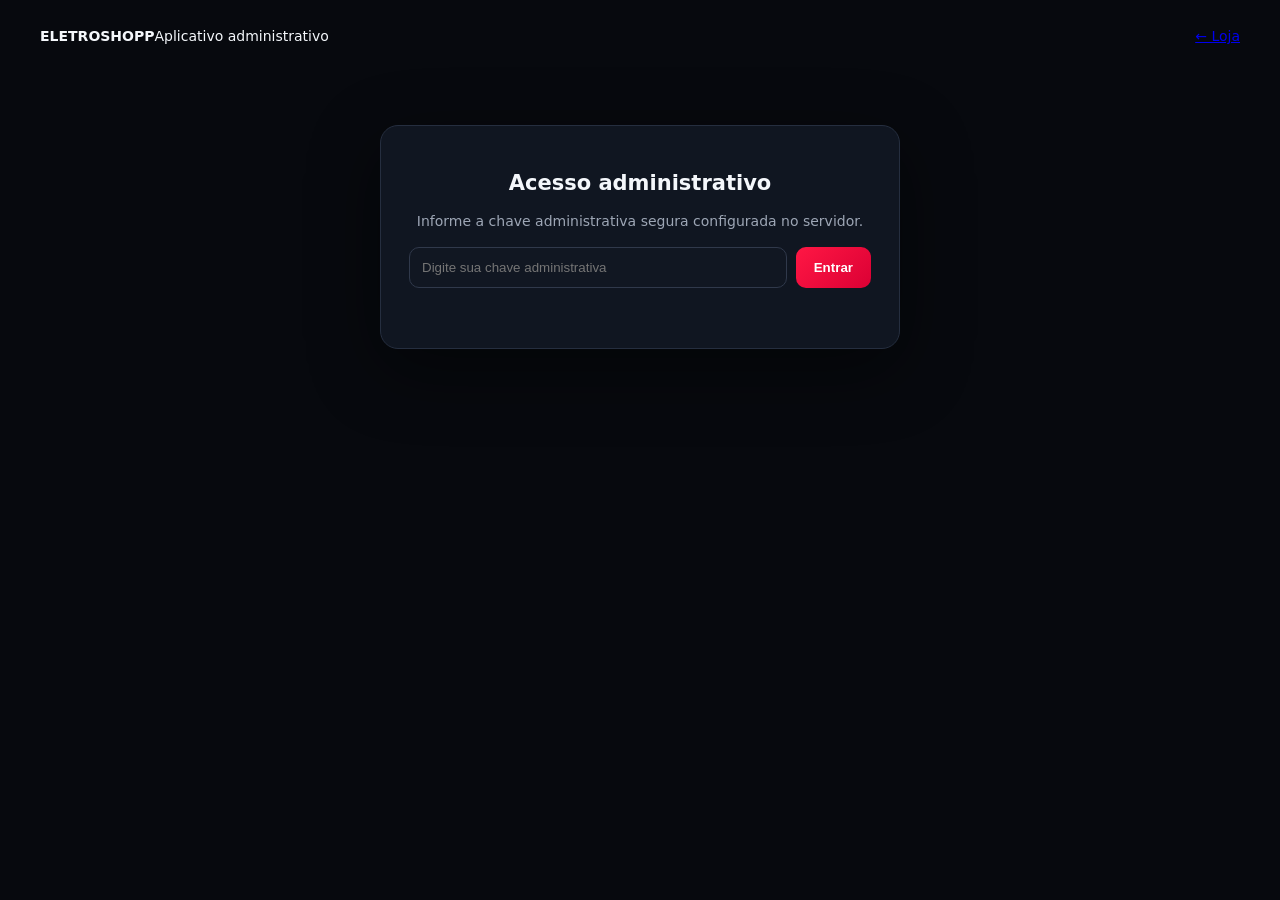
<file: admin-app.html>
<!doctype html><html lang="pt-BR"><head><meta charset="utf-8"><meta name="viewport" content="width=device-width,initial-scale=1"><meta name="theme-color" content="#07090e"><meta name="description" content="Eletroshopp — aplicativo administrativo"><link rel="manifest" href="admin-manifest.json"><link rel="stylesheet" href="admin.css?v=20261005-layout2"><title>Eletroshopp Admin</title></head><body><header class="topbar"><div><strong>ELETROSHOPP</strong><span>Aplicativo administrativo</span></div><a href="./">← Loja</a></header><main><section id="login" class="panel login"><h1>Acesso administrativo</h1><p>Informe a chave administrativa segura configurada no servidor.</p><div class="row"><input id="pin" type="password" inputmode="text" maxlength="256" autocomplete="current-password" autocapitalize="off" spellcheck="false" placeholder="Digite sua chave administrativa"><button id="enter" class="primary">Entrar</button></div><div id="loginMsg" class="msg"></div></section><section id="app" hidden><div class="toolbar"><div><h1>Pedidos</h1><p id="summary">Carregando...</p></div><div class="actions"><button id="refresh">↻ Atualizar</button><button id="settingsBtn">⚙ Remetente</button></div></div><div id="settings" class="panel settings" hidden><h2>Dados do remetente</h2><div class="grid2"><label>Loja<input id="senderName" value="Eletroshopp"></label><label>CEP<input id="senderCep" value="84261-000"></label><label class="wide">Endereço<input id="senderAddress" placeholder="Rua, número, bairro, complemento"></label><label>Cidade/UF<input id="senderCity" placeholder="Cidade - PR"></label></div><button id="saveSettings" class="primary">Salvar</button></div><div id="orders" class="orders"></div></section></main><div id="toast" class="toast"></div><script src="admin.js?v=20261116-flexkey2"></script><script>if("serviceWorker" in navigator){navigator.serviceWorker.register("/admin-sw.js?v=20261005-1").catch(()=>{})}</script></body></html>
</file>
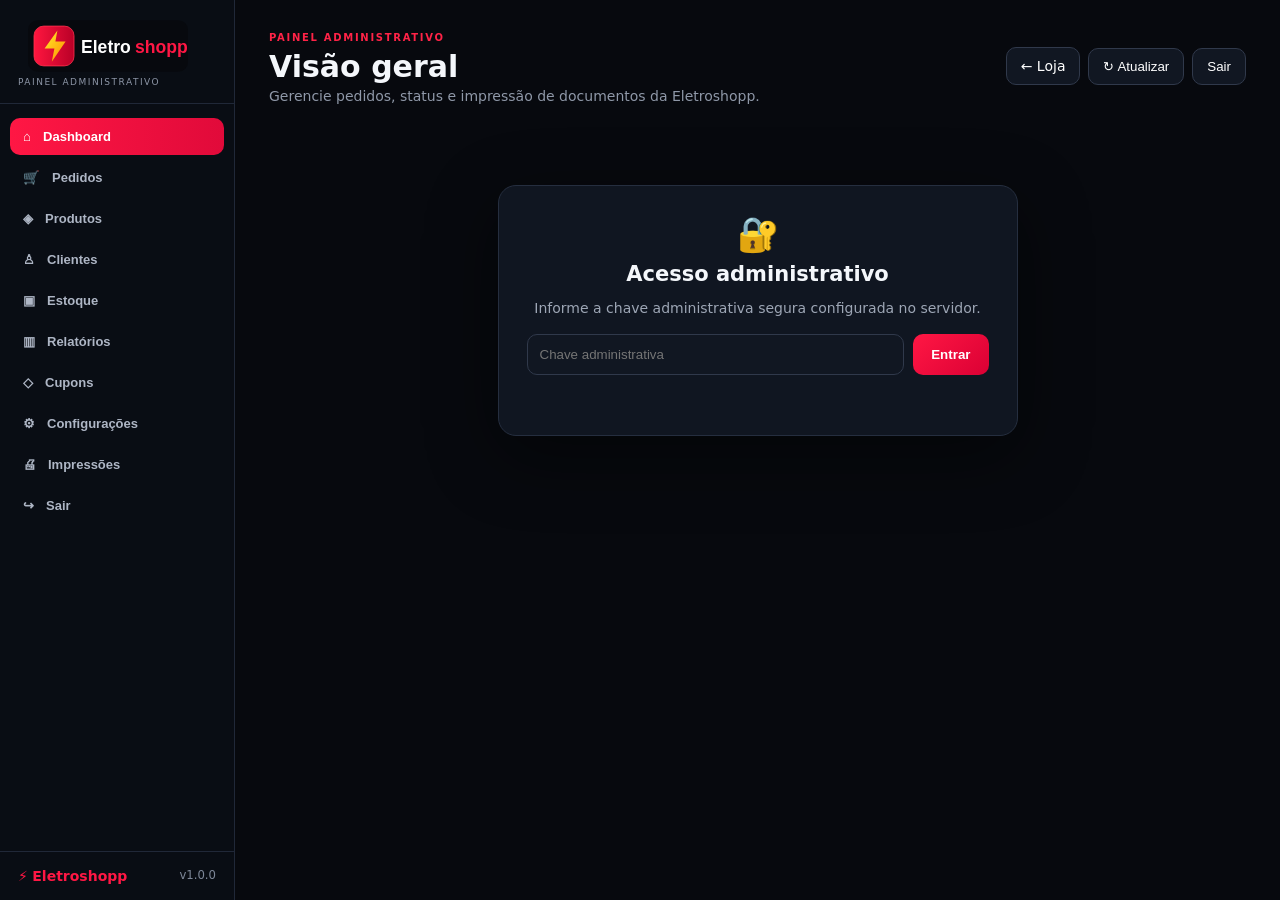
<file: admin.html>
<!doctype html>
<html lang="pt-BR"><head><meta charset="utf-8"><meta name="viewport" content="width=device-width,initial-scale=1,viewport-fit=cover"><meta name="theme-color" content="#07090e"><link rel="manifest" href="/admin-manifest.json"><meta http-equiv="Cache-Control" content="no-store"><title>Eletroshopp — Painel Administrativo</title><link rel="stylesheet" href="admin.css?v=20261005-layout2"></head>
<body>
<header class="mobile-top"><div class="brand-mini">⚡ <b>Eletro<span>shopp</span></b></div><button id="mobileMenu">☰</button></header>
<div class="admin-shell">
<aside class="sidebar"><div class="side-brand"><img src="assets/logo.svg" alt="Eletroshopp"><small>PAINEL ADMINISTRATIVO</small></div>
<nav><button class="active">⌂ <span>Dashboard</span></button><button data-scroll-orders>🛒 <span>Pedidos</span></button><button>◈ <span>Produtos</span></button><button>♙ <span>Clientes</span></button><button>▣ <span>Estoque</span></button><button>▥ <span>Relatórios</span></button><button>◇ <span>Cupons</span></button><button>⚙ <span>Configurações</span></button><button>🖨 <span>Impressões</span></button><button id="logoutSide">↪ <span>Sair</span></button></nav>
<div class="side-footer">⚡ <b>Eletro<span>shopp</span></b><small>v1.0.0</small></div></aside>
<main class="admin-main">
<header class="topbar"><div><span class="eyebrow">PAINEL ADMINISTRATIVO</span><h1>Visão geral</h1><p>Gerencie pedidos, status e impressão de documentos da Eletroshopp.</p></div><div class="top-actions"><a href="./">← Loja</a><button id="refresh">↻ Atualizar</button><button id="logout">Sair</button></div></header>
<section id="login" class="panel login"><div class="login-icon">🔐</div><h2>Acesso administrativo</h2><p>Informe a chave administrativa segura configurada no servidor.</p><div class="row"><input id="pin" type="password" inputmode="text" maxlength="128" autocomplete="current-password" placeholder="Chave administrativa"><button id="enter" class="primary">Entrar</button></div><div id="loginMsg" class="msg"></div></section>
<section id="app" hidden><div class="stats"><div class="stat-card"><span>🛒</span><small>Pedidos</small><b id="statOrders">—</b></div><div class="stat-card"><span>👥</span><small>Clientes</small><b>—</b></div><div class="stat-card"><span>💰</span><small>Vendas</small><b>—</b></div></div>
<div id="ordersSection" class="orders-section"><div class="section-title"><div><span class="eyebrow">GESTÃO DE PEDIDOS</span><h2>Pedidos recentes</h2></div><span id="summary">Carregando...</span></div><div id="orders" class="orders"></div></div></section>
</main></div><script src="admin.js?v=20261005-adminfix5"></script><script>document.getElementById("mobileMenu")?.addEventListener("click",()=>document.querySelector(".sidebar")?.classList.toggle("open"));document.querySelector("[data-scroll-orders]")?.addEventListener("click",()=>document.getElementById("ordersSection")?.scrollIntoView({behavior:"smooth"}));document.getElementById("logoutSide")?.addEventListener("click",()=>document.getElementById("logout")?.click());</script>
<script>if("serviceWorker" in navigator){navigator.serviceWorker.register("/admin-sw.js?v=20261005-1").catch(()=>{})}</script></body></html>
</file>
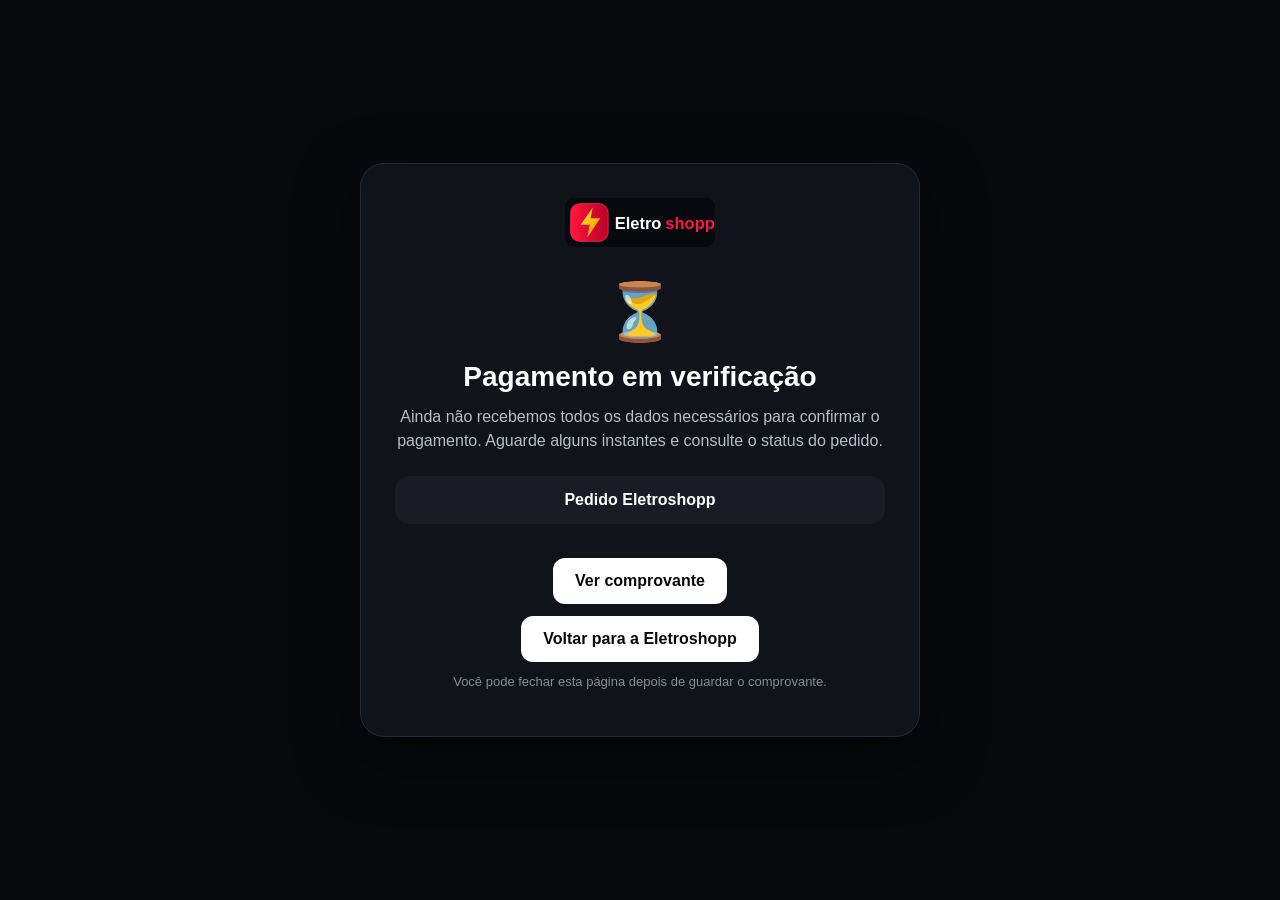
<file: pagamento-concluido.html>
<!doctype html>
<html lang="pt-BR">
<head>
<meta charset="utf-8">
<meta name="viewport" content="width=device-width,initial-scale=1">
<meta name="theme-color" content="#08090d">
<title>Pagamento — Eletroshopp</title>
<style>
*{box-sizing:border-box}body{margin:0;min-height:100vh;background:#08090d;color:#fff;font-family:Arial,sans-serif;display:grid;place-items:center;padding:24px}
.card{width:min(560px,100%);background:#11131a;border:1px solid #252936;border-radius:24px;padding:34px;text-align:center;box-shadow:0 20px 60px #0008}
.logo{width:150px;max-width:60%;margin-bottom:24px}.icon{font-size:56px;margin:4px 0 16px}.ok{color:#69e39b}.wait{color:#ffd166}h1{margin:0 0 12px;font-size:28px}p{color:#b8bdc9;line-height:1.55;margin:10px 0}.order{margin:22px 0;padding:15px;border-radius:14px;background:#191c25;color:#fff;font-weight:700}.btn{display:inline-block;margin-top:12px;padding:14px 22px;border-radius:12px;background:#fff;color:#08090d;text-decoration:none;font-weight:800}.small{font-size:13px;color:#858b99}
</style>
</head>
<body>
<main class="card">
<img class="logo" src="assets/logo.svg" alt="Eletroshopp">
<div id="icon" class="icon wait">⏳</div>
<h1 id="title">Pagamento recebido</h1>
<p id="text">Estamos confirmando seu pagamento. Aguarde alguns instantes; a confirmação será registrada automaticamente no seu pedido.</p>
<div id="order" class="order"></div>
<a id="receipt" class="btn" target="_blank" rel="noopener" hidden>Ver comprovante</a>
<br>
<a class="btn" href="/">Voltar para a Eletroshopp</a>
<p class="small">Você pode fechar esta página depois de guardar o comprovante.</p>
</main>
<script>
(async()=>{
 const q=new URLSearchParams(location.search);
 const order=q.get("order_nsu")||"";
 const transaction=q.get("transaction_nsu")||"";
 const slug=q.get("slug")||"";
 const receipt=q.get("receipt_url")||"";
 const el=id=>document.getElementById(id);
 el("order").textContent=order?"Pedido: "+order:"Pedido Eletroshopp";
 el("title").textContent="Verificando pagamento";
 el("text").textContent="Estamos consultando a confirmação diretamente na InfinitePay. Não feche esta página até terminar a verificação.";
 if(!order||!transaction||!slug){
   el("title").textContent="Pagamento em verificação";
   el("text").textContent="Ainda não recebemos todos os dados necessários para confirmar o pagamento. Aguarde alguns instantes e consulte o status do pedido.";
   return;
 }
 try{
   const response=await fetch("https://sybxbyaywznbwipbssso.supabase.co/functions/v1/infinitepay-verify-payment",{
     method:"POST",headers:{"Content-Type":"application/json"},
     body:JSON.stringify({order_nsu:order,transaction_nsu:transaction,slug,receipt_url:receipt})
   });
   const data=await response.json().catch(()=>({}));
   if(response.ok&&data.paid===true){
     el("icon").textContent="✓";el("icon").className="icon ok";
     el("title").textContent="Pagamento confirmado!";
     el("text").textContent="A InfinitePay confirmou o pagamento. Seu pedido foi atualizado com sucesso.";
     if(receipt){try{const u=new URL(receipt);if(u.protocol==="https:"){el("receipt").href=u.href;el("receipt").hidden=false}}catch{}}
   }else{
     el("icon").textContent="⏳";el("icon").className="icon wait";
     el("title").textContent="Pagamento ainda não confirmado";
     el("text").textContent="A InfinitePay ainda não confirmou este pagamento. Isso pode levar alguns instantes. Não faça um novo pagamento antes de verificar o status.";
   }
 }catch{
   el("title").textContent="Não foi possível verificar agora";
   el("text").textContent="Não conseguimos consultar a InfinitePay neste momento. O sistema continuará aguardando a confirmação automática.";
 }
})();
</script>
</body>
</html>
</file>
<file: styles.css>
*{box-sizing:border-box}html{scroll-behavior:smooth}body{margin:0;background:#05070b;color:#f7f7fa;font-family:Inter,Arial,Helvetica,sans-serif;min-height:100vh;background-image:radial-gradient(circle at 50% 0,#171b26 0,#07090e 48%,#05070b 100%)}button,input,select{font:inherit}button{cursor:pointer}.site-header{position:sticky;top:0;z-index:50;height:64px;padding:7px 12px;display:flex;align-items:center;gap:9px;background:rgba(5,7,11,.96);border-bottom:1px solid #252936}.brand{margin-right:auto}.brand img{width:150px;height:48px;object-fit:contain}.header-icon,.header-cart{height:46px;border-radius:14px;border:1px solid #343b4b;background:#111722;color:#fff;font-weight:900}.header-icon{width:46px;font-size:25px}.header-cart{padding:0 12px;background:linear-gradient(135deg,#ff1744,#dc0038);border-color:#ff1744;font-size:21px}.header-cart b{display:inline-flex;background:#fff;color:#ff1744;border-radius:50%;min-width:24px;height:24px;align-items:center;justify-content:center;font-size:12px;margin-left:3px}.search-strip{padding:10px 10px 5px}.search-box{display:flex;background:#fff;border-radius:10px;overflow:hidden}.search-box input{width:100%;border:0;outline:0;padding:13px;color:#111;font-size:14px}.search-box button{width:54px;border:0;background:#ff1744;color:#fff;font-size:24px}.category-chips{display:flex;gap:7px;overflow-x:auto;padding:7px 10px 12px;scrollbar-width:none}.category-chips::-webkit-scrollbar{display:none}.chip{white-space:nowrap;border:1px solid #303747;background:#0f1621;color:#d5d9e0;border-radius:9px;padding:8px 13px;font-size:12px}.chip.active{background:#ff1744;border-color:#ff1744;color:#fff}.hero-ref{margin:0 10px;border-radius:15px;min-height:180px;overflow:hidden;display:grid;grid-template-columns:43% 57%;background:linear-gradient(100deg,#15151a 0,#0d1118 55%,#2a1117 100%);border:1px solid #323846;position:relative}.hero-copy{padding:17px 12px 15px;z-index:2}.hero-copy>span{font-size:10px;font-weight:900;color:#fff;letter-spacing:1px}.hero-copy h1{font-size:25px;line-height:1.02;margin:7px 0}.hero-copy p{font-size:11px;line-height:1.35;color:#c4c7ce;margin:0 0 12px}.hero-cta{border:0;background:linear-gradient(135deg,#ff1744,#e5003a);color:#fff;border-radius:9px;padding:10px 16px;font-weight:900;box-shadow:0 7px 20px #ff17444d}.hero-products{position:relative;overflow:hidden;display:flex;align-items:center;justify-content:center;gap:0}.hero-products img{width:58%;height:150px;object-fit:contain;filter:drop-shadow(0 12px 15px #000);position:relative;z-index:2}.hero-products img+img{width:58%;margin-left:-20%}.benefits{display:grid;grid-template-columns:repeat(3,1fr);gap:6px;padding:8px 10px}.benefits>div{min-height:54px;background:#f5f5f5;color:#121318;border-radius:8px;display:grid;grid-template-columns:28px 1fr;grid-template-rows:1fr 1fr;align-items:center;padding:6px}.benefits span{grid-row:1/3;font-size:20px;text-align:center}.benefits b{font-size:9px}.benefits small{font-size:8px;color:#555}.section{padding:14px 10px}.section-title{display:flex;align-items:end;justify-content:space-between;gap:8px;margin-bottom:10px}.section-title small{font-size:9px;color:#ff1744;font-weight:900;letter-spacing:1.3px}.section-title h2{font-size:21px;margin:3px 0}.section-title>span{font-size:11px;color:#9299a7}.see-all{border:0;background:#ff1744;color:#fff;border-radius:7px;padding:8px 11px;font-size:10px;font-weight:900}.product-rail{display:grid;grid-auto-flow:column;grid-auto-columns:145px;gap:8px;overflow-x:auto;padding-bottom:4px;scrollbar-width:none}.product-rail::-webkit-scrollbar{display:none}.product-card{background:#fff;color:#161820;border-radius:10px;overflow:hidden;min-width:0;box-shadow:0 3px 12px #0004;display:flex;flex-direction:column}.product-image{height:135px;background:#f7f7f7;display:flex;align-items:center;justify-content:center;overflow:hidden}.product-image img{width:100%;height:100%;object-fit:contain;padding:5px}.product-info{padding:8px}.eyebrow{display:none}.product-info h3{font-size:11px;line-height:1.2;margin:2px 0 5px;min-height:27px}.product-info p{font-size:9px;color:#6e737e;line-height:1.25;min-height:23px;margin:0 0 4px;display:-webkit-box;-webkit-line-clamp:2;-webkit-box-orient:vertical;overflow:hidden}.price{font-size:15px;font-weight:900;margin-bottom:6px}.rating{font-size:9px;color:#ffb000;margin-bottom:5px}.add{width:100%;border:0;background:#ff1744;color:#fff;border-radius:7px;padding:8px 4px;font-size:10px;font-weight:900}.promo-strip{margin:5px 10px 8px;padding:14px;border-radius:12px;border:1px solid #55202d;background:linear-gradient(100deg,#24050d,#110d15);display:flex;align-items:center;justify-content:space-between;gap:12px}.promo-strip b{display:block;color:#ff1744;font-size:9px;letter-spacing:1px}.promo-strip strong{display:block;font-size:15px;margin:3px 0}.promo-strip span{font-size:9px;color:#a8afbb}.catalog-search{display:flex;gap:7px;margin:8px 0}.catalog-search input,.catalog-search select{background:#111722;color:#fff;border:1px solid #303747;border-radius:9px;padding:11px;outline:0}.catalog-search input{flex:1;min-width:0}.product-grid{display:grid;grid-template-columns:repeat(2,minmax(0,1fr));gap:8px}.product-grid .product-image{height:165px}.product-grid .product-info h3{font-size:12px}.product-grid .price{font-size:17px}.chips-hidden{display:none}.drawer{position:fixed;inset:0 0 0 auto;width:min(460px,100%);background:#0b0e15;z-index:100;transform:translateX(105%);transition:.25s;display:flex;flex-direction:column}.drawer.open{transform:translateX(0)}.drawer-head{display:flex;align-items:center;justify-content:space-between;padding:17px;border-bottom:1px solid #292f3c}.drawer-head h2{margin:0;font-size:20px}.drawer-head button{border:0;background:none;color:#fff;font-size:24px}.cart-items{flex:1;overflow:auto;padding:14px}.cart-row{display:flex;gap:10px;padding:10px 0;border-bottom:1px solid #252b37}.cart-row img{width:70px;height:70px;object-fit:contain;background:#f7f7f7;border-radius:8px}.cart-main{flex:1}.cart-main b,.cart-main small{display:block}.cart-main small{color:#aaa;margin-top:4px}.qty{display:flex;gap:6px;align-items:center;margin-top:8px}.qty button{border:1px solid #3a4251;background:#171c28;color:#fff;border-radius:6px;padding:4px 8px}.qty .remove{margin-left:auto;color:#ff5570}.cart-footer{padding:15px;border-top:1px solid #292f3c}.cart-footer>div{display:flex;justify-content:space-between;margin-bottom:10px}.checkout{padding:15px;display:flex;flex-direction:column;gap:10px;overflow:auto}.checkout label{font-size:11px;color:#c8ccd4;font-weight:700}.checkout input{display:block;width:100%;margin-top:5px;background:#111722;color:#fff;border:1px solid #303747;border-radius:9px;padding:11px;outline:0}.checkout small{display:block;color:#8fd3ff;margin-top:4px}.checkout a{display:block;margin-top:5px;color:#ff6a86}.address-grid{display:grid;grid-template-columns:2fr 1fr;gap:8px}.address-grid label:nth-child(3){grid-column:1/-1}.summary{background:#111722;border:1px solid #2a3040;border-radius:10px;padding:10px}.summary div{display:flex;justify-content:space-between;padding:4px 0;font-size:11px}.freight-option{display:flex;align-items:center;gap:8px;background:#111722;border:1px solid #303747;border-radius:9px;padding:10px;color:#fff}.freight-option span{flex:1}.freight-option small{color:#999}.freight-error,.loading,.empty{padding:18px;text-align:center;color:#adb4c1;background:#111722;border-radius:9px}.secondary{background:#171d29;color:#fff;border:1px solid #3a4251;border-radius:9px;padding:11px}.full{width:100%}.toast{position:fixed;left:50%;bottom:80px;transform:translate(-50%,30px);opacity:0;background:#fff;color:#111;padding:10px 15px;border-radius:9px;font-weight:800;z-index:150;transition:.2s}.toast.show{opacity:1;transform:translate(-50%,0)}.bottom-nav{position:fixed;display:grid;grid-template-columns:repeat(5,1fr);left:0;right:0;bottom:0;height:67px;background:rgba(5,7,11,.98);border-top:1px solid #292f3c;z-index:80;padding-bottom:env(safe-area-inset-bottom)}.bottom-nav button{border:0;background:none;color:#aeb4c0;font-size:9px;display:flex;flex-direction:column;align-items:center;justify-content:center;gap:2px}.bottom-nav button span{font-size:21px}.bottom-nav .active{color:#ff1744}.drawer~.bottom-nav{display:grid}body{padding-bottom:67px}#splash{position:fixed;inset:0;background:#050609;z-index:200;display:flex;align-items:center;justify-content:center}#splash img{width:100%;height:100%;object-fit:cover}#splash button{position:absolute;bottom:55px;border:0;background:#ff1744;color:#fff;padding:14px 30px;border-radius:999px;font-weight:900}#splash.hide{display:none!important}@media(min-width:800px){.site-header{padding:7px calc((100% - 1100px)/2)}main{max-width:900px;margin:auto}.search-strip{padding:12px 0 5px}.category-chips{padding-left:0;padding-right:0}.hero-ref{margin-left:0;margin-right:0;min-height:250px}.hero-copy{padding:28px}.hero-copy h1{font-size:38px}.hero-products img{height:210px}.benefits{padding-left:0;padding-right:0}.product-grid{grid-template-columns:repeat(4,1fr)}.product-grid .product-image{height:200px}.product-rail{grid-auto-columns:180px}.promo-strip{margin-left:0;margin-right:0}.bottom-nav{max-width:600px;left:50%;right:auto;width:600px;transform:translateX(-50%);border-radius:12px 12px 0 0}}@media(max-width:520px){.hero-ref{grid-template-columns:48% 52%}.hero-products img{height:140px}.hero-products img+img{margin-left:-25%}.benefits>div{grid-template-columns:25px 1fr}.benefits b{font-size:8px}.benefits small{font-size:7px}.address-grid{grid-template-columns:1fr}.address-grid label:nth-child(3){grid-column:auto}}
/* CATÁLOGO ATUALIZADO — layout de referência do app do cliente */
body{background:#f5f6f8;color:#17191f;background-image:none}
.site-header{background:#07090d;border-bottom:1px solid #222}
.search-strip{background:#f5f6f8;padding:8px 10px 4px}
.search-box{border:1px solid #d8dce4;box-shadow:0 1px 4px #0001}
.category-chips{background:#f5f6f8;padding-top:5px}
.hero-ref{background:linear-gradient(90deg,#11151b 0%,#181c24 50%,#35131b 100%);border-color:#222;box-shadow:0 4px 14px #0002}
.benefits{background:#fff}
.benefits>div{border:1px solid #e3e5ea}
.section{background:#f5f6f8}
.section-title h2{color:#16181d}
.product-card{box-shadow:0 2px 10px #0001;border:1px solid #e5e7eb}
.promo-strip{box-shadow:0 2px 8px #0001}
.catalog-section{background:#f5f6f8}
.catalog-search input,.catalog-search select{background:#fff;color:#17191f;border-color:#d8dce4}
.bottom-nav{background:rgba(255,255,255,.98);border-top:1px solid #dfe2e8}
.bottom-nav button{color:#6d7480}
.bottom-nav .active{color:#ff1744}
.drawer{background:#fff;color:#17191f}
.drawer-head{border-bottom-color:#e0e3e8}
.drawer-head button{color:#17191f}
.cart-row{border-bottom-color:#e5e7eb}
.cart-main small{color:#6d7480}
.qty button{background:#f1f3f6;color:#17191f;border-color:#d7dbe2}
.cart-footer{border-top-color:#e0e3e8}
.checkout input{background:#fff;color:#17191f;border-color:#d8dce4}
.checkout label{color:#4d5561}
.summary,.freight-option,.freight-error,.loading,.empty{background:#f5f6f8;color:#17191f;border-color:#dfe2e8}
.secondary{background:#fff;color:#17191f;border-color:#cfd4dc}
.product-rail{grid-auto-columns:calc((100vw - 36px)/3);gap:8px}
.product-rail .product-image{height:125px}
.product-rail .product-info h3{font-size:10px}
.product-rail .product-info p{display:none}
.product-rail .product-info .rating{font-size:8px}
.product-rail .product-info .price{font-size:14px}
@media(max-width:520px){
 .product-rail{grid-auto-columns:calc((100vw - 36px)/3)}
 .product-rail .product-image{height:118px}
 .hero-ref{min-height:178px}
 .hero-copy h1{font-size:23px}
 .hero-copy p{font-size:10px}
 .hero-products img{height:135px}
}

.catalog-sentinel{margin:18px 0 80px;padding:16px;text-align:center;color:#7b828d;font-size:12px}
.catalog-sentinel[hidden]{display:none}
.whatsapp-float{position:fixed;right:16px;bottom:82px;width:52px;height:52px;border-radius:50%;display:flex;align-items:center;justify-content:center;background:#25d366;color:#fff;text-decoration:none;font-size:26px;z-index:90;box-shadow:0 6px 18px #0004;border:2px solid #fff}
@media(min-width:800px){.whatsapp-float{right:24px;bottom:90px}}

/* Conversão, acessibilidade e atendimento */
.product-info .rating{display:none!important}
.product-info .product-code{font-size:9px;color:#737b87;margin:0 0 5px}
.product-info .consult{display:flex;align-items:center;justify-content:center;width:100%;min-height:32px;padding:8px 5px;border-radius:7px;background:#172b20;color:#168447;text-decoration:none;font-size:10px;font-weight:900}
.store-help{margin:8px 10px 90px;padding:18px;border:1px solid #e0e3e8;border-radius:13px;background:#fff;color:#17191f}
.store-help small{color:#ff1744;font-weight:900;letter-spacing:1px;font-size:10px}
.store-help h2{font-size:20px;margin:5px 0}
.store-help p{font-size:13px;line-height:1.5;color:#5e6570}
.store-help a{display:inline-flex;padding:11px 15px;border-radius:9px;background:#25d366;color:#fff;text-decoration:none;font-weight:900;font-size:12px}
@media(min-width:800px){.store-help{max-width:900px;margin:8px auto 100px}}

.store-help .share-store{margin-left:7px;background:#111722;color:#fff}
@media(max-width:420px){.store-help .share-store{margin:8px 0 0}}


/* ELETROSHOPP — refinamento visual profissional, mobile-first (2026-11) */
:root{--esh-accent:#e91543;--esh-ink:#17191f;--esh-muted:#69717e;--esh-line:#e4e7ec;--esh-surface:#fff;--esh-page:#f4f6f9}
body{background:var(--esh-page);color:var(--esh-ink);font-family:Inter,system-ui,-apple-system,"Segoe UI",Arial,sans-serif;letter-spacing:-.01em}
.site-header{height:68px;padding:8px max(16px,calc((100% - 1180px)/2));background:rgba(8,10,15,.97);backdrop-filter:blur(14px);border-bottom:1px solid #242936}
.brand img{width:158px}
.header-icon,.header-cart{transition:transform .18s ease,background .18s ease}
.header-icon:hover{background:#202938}.header-cart{background:linear-gradient(135deg,#f52b53,#c90036)}
main{max-width:1180px;margin:0 auto}
.search-strip{padding:16px 16px 8px}.search-box{max-width:760px;margin:0 auto;border-radius:12px;box-shadow:0 4px 16px #1823380b}.search-box input{padding:15px 16px;font-size:14px}.search-box button{width:58px}
.category-chips{padding:8px 16px 16px;gap:9px}.chip{border-radius:999px;padding:9px 16px;background:#fff;color:#3f4652;border-color:#e1e4e9;font-weight:650}.chip.active{background:#171c26;border-color:#171c26;color:#fff}
.hero-ref{margin:0 16px;border:0;border-radius:20px;min-height:300px;grid-template-columns:minmax(0, .9fr) minmax(0,1.1fr);background:radial-gradient(circle at 82% 40%,#57202d 0,#25202a 34%,#111722 75%);box-shadow:0 14px 36px #10182824}
.hero-copy{padding:32px;align-self:center}.hero-copy>span{color:#ff8da5;font-size:11px;letter-spacing:1.8px}.hero-copy h1{font-size:clamp(30px,4vw,48px);line-height:1.03;letter-spacing:-.04em;margin:12px 0}.hero-copy p{font-size:14px;line-height:1.55;max-width:330px;color:#d2d5dc;margin-bottom:20px}.hero-cta{border-radius:999px;padding:12px 20px;font-size:13px;box-shadow:0 7px 20px #e9154338}.hero-products img{height:245px;filter:drop-shadow(0 18px 22px #0008)}
.benefits{gap:12px;padding:18px 16px;background:transparent}.benefits>div{min-height:72px;padding:12px;border:1px solid var(--esh-line);border-radius:13px;box-shadow:0 3px 12px #17203308}.benefits b{font-size:11px}.benefits small{font-size:10px;color:var(--esh-muted)}
.section{padding:24px 16px}.section-title{margin-bottom:16px}.section-title small{font-size:10px;letter-spacing:1.5px}.section-title h2{font-size:clamp(22px,3vw,28px);letter-spacing:-.035em}.see-all{border-radius:999px;padding:9px 14px;background:#171c26}
.product-rail{grid-auto-columns:190px;gap:14px;padding:2px 2px 12px}.product-card{border:1px solid var(--esh-line);border-radius:14px;box-shadow:0 4px 16px #1720330a;transition:transform .18s ease,box-shadow .18s ease}.product-card:hover{transform:translateY(-3px);box-shadow:0 10px 24px #17203316}.product-image{height:170px;background:#f7f8fa}.product-image img{padding:10px}.product-info{padding:12px}.product-info h3{font-size:13px;line-height:1.35;min-height:35px}.product-info p{font-size:11px;line-height:1.45;color:#68717d;min-height:31px}.product-info .product-code{font-size:10px;color:#87909c}.product-info .price{font-size:18px;letter-spacing:-.03em;margin:8px 0}.product-info .add{min-height:38px;border-radius:9px;font-size:11px;background:#171c26;transition:background .18s ease}.product-info .add:hover{background:var(--esh-accent)}
.promo-strip{margin:8px 16px 12px;padding:20px 22px;border-radius:16px;background:linear-gradient(110deg,#171c26,#30202a);border:1px solid #3d3440;box-shadow:none}.promo-strip b{font-size:10px;color:#ff8da5}.promo-strip strong{font-size:19px;letter-spacing:-.025em}.promo-strip span{font-size:11px}
.catalog-section{padding-top:28px}.catalog-search{gap:10px;margin:12px 0 18px}.catalog-search input,.catalog-search select{border-radius:10px;border-color:#dce1e8;padding:13px;font-size:13px}.product-grid{gap:14px}.product-grid .product-image{height:205px}.product-grid .product-info{padding:13px}.product-grid .product-info h3{font-size:13px}.product-grid .price{font-size:19px}
.store-help{margin:12px 16px 110px;padding:24px;border-radius:16px;box-shadow:0 4px 16px #17203308}.store-help h2{font-size:24px;letter-spacing:-.03em}.store-help p{max-width:620px;font-size:14px}.store-help a{border-radius:999px;padding:12px 18px}
.drawer{box-shadow:-16px 0 50px #10182824}.drawer-head{padding:20px}.drawer-head h2{font-size:21px}.checkout{gap:13px}.checkout label{font-size:12px}.checkout input{padding:13px;border-radius:10px;font-size:14px}.summary{border-radius:12px}.freight-option{border-radius:11px}
.bottom-nav{box-shadow:0 -6px 24px #1720330b}.bottom-nav button{font-size:10px;font-weight:650}.whatsapp-float{width:54px;height:54px;bottom:86px}
button:focus-visible,a:focus-visible,input:focus-visible,select:focus-visible{outline:3px solid #f28aa1;outline-offset:3px}
button:disabled{opacity:.55;cursor:not-allowed}
@media(min-width:800px){.hero-ref{margin:0 16px;min-height:330px}.hero-copy{padding:42px}.hero-products img{height:285px}.benefits{padding-left:16px;padding-right:16px}.product-grid{grid-template-columns:repeat(4,minmax(0,1fr));gap:16px}.product-grid .product-image{height:220px}.product-rail{grid-auto-columns:205px}.promo-strip{margin-left:16px;margin-right:16px}.store-help{max-width:none;margin-left:16px;margin-right:16px}}
@media(max-width:600px){.site-header{height:62px;padding:6px 12px}.brand img{width:132px}.search-strip{padding:12px 12px 5px}.category-chips{padding:7px 12px 13px}.hero-ref{margin:0 12px;min-height:220px;grid-template-columns:1fr 1fr}.hero-copy{padding:20px 14px}.hero-copy h1{font-size:clamp(25px,7vw,34px)}.hero-copy p{font-size:11px}.hero-products img{height:175px}.benefits{padding:12px;gap:7px}.benefits>div{padding:7px;min-height:64px}.benefits b{font-size:9px}.benefits small{font-size:8px}.section{padding:19px 12px}.product-rail{grid-auto-columns:calc((100vw - 48px)/2);gap:10px}.product-rail .product-image{height:145px}.product-rail .product-info{padding:10px}.product-rail .product-info h3{font-size:11px}.product-rail .product-info p{display:-webkit-box;font-size:9px}.promo-strip{margin:5px 12px 8px;padding:15px}.promo-strip strong{font-size:15px}.catalog-search{flex-direction:column}.product-grid{gap:9px}.product-grid .product-image{height:150px}.product-grid .product-info{padding:9px}.product-grid .product-info h3{font-size:11px}.product-grid .price{font-size:16px}.store-help{margin:8px 12px 100px;padding:17px}.store-help .share-store{margin:8px 0 0}.bottom-nav{height:64px}}
@media(prefers-reduced-motion:reduce){*,*::before,*::after{scroll-behavior:auto!important;transition:none!important;animation:none!important}}
</file>
<file: admin.css>
*{box-sizing:border-box}body{margin:0;background:#07090e;color:#f4f7fb;font:14px system-ui,-apple-system,Segoe UI,Roboto,sans-serif}.admin-shell{display:flex;min-height:100vh}.sidebar{position:fixed;left:0;top:0;bottom:0;width:235px;background:#090d14;border-right:1px solid #202838;display:flex;flex-direction:column;z-index:20}.side-brand{padding:20px 18px 16px;border-bottom:1px solid #202838}.side-brand img{width:180px;height:52px;object-fit:contain}.side-brand small{display:block;color:#8d96a7;font-size:9px;letter-spacing:1.5px;margin-top:2px}.sidebar nav{padding:14px 10px;display:flex;flex-direction:column;gap:4px}.sidebar nav button{border:0;background:transparent;color:#aeb6c5;text-align:left;padding:11px 13px;border-radius:10px;display:flex;align-items:center;gap:12px;font-weight:650}.sidebar nav button:hover,.sidebar nav button.active{background:linear-gradient(90deg,#ff1744,#e10a3a);color:#fff}.sidebar nav button span{font-size:13px}.side-footer{margin-top:auto;padding:16px 18px;border-top:1px solid #202838;color:#ff1744}.side-footer b span,.brand-mini span{color:#ff1744}.side-footer small{float:right;color:#7d8798}.admin-main{margin-left:235px;width:calc(100% - 235px);padding:0 34px 50px}.topbar{max-width:1200px;margin:auto;padding:28px 0 18px;display:flex;justify-content:space-between;align-items:center;gap:15px}.topbar h1{margin:5px 0 4px;font-size:30px}.topbar p{margin:0;color:#8f98a8}.eyebrow{color:#ff2347;font-size:10px;font-weight:900;letter-spacing:1.7px}.top-actions{display:flex;gap:8px;align-items:center}.top-actions a,.top-actions button{border:1px solid #30394b;background:#111722;color:#fff;border-radius:10px;padding:10px 14px;text-decoration:none}.panel{max-width:520px;margin:7vh auto;background:#101621;border:1px solid #252e3f;border-radius:18px;padding:28px;box-shadow:0 20px 70px #0007}.login{text-align:center}.login-icon{font-size:34px;margin-bottom:8px}.login h2{margin:4px 0 7px}.login p{color:#9da6b5}.row{display:flex;gap:9px;margin-top:18px}.row input{flex:1}.row input,.order select{background:#111722;border:1px solid #30394b;color:#fff;border-radius:10px;padding:12px;outline:none}.primary{background:linear-gradient(135deg,#ff1744,#db0034);border:0;color:#fff;border-radius:10px;padding:12px 18px;font-weight:900}.msg{margin-top:12px;color:#ff647d;min-height:20px}.stats{max-width:1200px;margin:6px auto 25px;display:grid;grid-template-columns:repeat(3,1fr);gap:12px}.stat-card{background:#101621;border:1px solid #252e3f;border-radius:15px;padding:18px;display:grid;grid-template-columns:44px 1fr;grid-template-rows:auto auto;column-gap:12px}.stat-card>span{grid-row:1/3;width:40px;height:40px;border-radius:12px;display:grid;place-items:center;background:#102b1e;color:#22e77a;font-size:20px}.stat-card small{color:#8f98a8}.stat-card b{font-size:23px;margin-top:3px}.orders-section{max-width:1200px;margin:auto}.section-title{display:flex;justify-content:space-between;align-items:end;margin-bottom:15px}.section-title h2{margin:5px 0 0;font-size:23px}.section-title>#summary{color:#8e97a7}.orders{display:grid;gap:13px}.order{background:#101621;border:1px solid #252e3f;border-radius:16px;padding:18px}.order-head{display:flex;justify-content:space-between;gap:15px;align-items:center}.order-head b{font-size:17px}.order-head small{display:block;color:#818b9c;margin-top:4px}.badge{background:#0e7f4a;color:#fff;border-radius:999px;padding:6px 10px;font-size:11px}.meta{display:grid;grid-template-columns:repeat(3,1fr);gap:10px;margin:16px 0}.meta div,.order>p{background:#0c111a;border:1px solid #202938;border-radius:10px;padding:10px;color:#d8dce4}.meta small,.order>p small{display:block;color:#7f8999;font-size:10px;margin-bottom:4px}.item{display:flex;justify-content:space-between;padding:9px 0;border-bottom:1px solid #202838}.totals{display:flex;justify-content:flex-end;gap:22px;padding:14px 0;color:#aeb6c4}.totals strong{color:#fff}.order-actions{display:flex;justify-content:flex-end;gap:8px;flex-wrap:wrap}.order-actions select,.print-btn,.label-btn{background:#151c28;color:#fff;border:1px solid #30394b;border-radius:9px;padding:10px 12px}.label-btn{background:#ff1744;border-color:#ff1744}.empty{padding:25px;text-align:center;color:#9ca5b5;background:#101621;border:1px solid #252e3f;border-radius:15px}.mobile-top{display:none}
@media(max-width:800px){.mobile-top{display:flex;position:sticky;top:0;z-index:30;height:60px;background:#090d14;border-bottom:1px solid #202838;padding:8px 13px;align-items:center;justify-content:space-between}.brand-mini{font-size:19px}.mobile-top button{background:#151c28;color:#fff;border:1px solid #30394b;border-radius:9px;padding:8px 11px}.sidebar{transform:translateX(-105%);transition:.2s}.sidebar.open{transform:translateX(0)}.admin-main{margin-left:0;width:100%;padding:0 13px 35px}.topbar{padding:20px 0 15px}.topbar h1{font-size:25px}.top-actions a{display:none}.stats{grid-template-columns:1fr 1fr 1fr;gap:7px}.stat-card{padding:11px;display:block}.stat-card>span{width:34px;height:34px;margin-bottom:7px}.stat-card b{font-size:18px}.stat-card small{font-size:10px}.meta{grid-template-columns:1fr 1fr}.meta div:last-child{grid-column:1/-1}.totals{justify-content:space-between;gap:8px;font-size:12px;flex-wrap:wrap}.order-actions{justify-content:stretch}.order-actions>*{flex:1}.row{flex-direction:column}.row #enter{width:100%}}
/* Financeiro */
.finance-panel{max-width:1200px;margin:0 auto 28px;background:#0c111a;border:1px solid #252e3f;border-radius:18px;padding:20px;box-shadow:0 16px 50px #0004}
.finance-head{display:flex;justify-content:space-between;gap:20px;align-items:flex-start;margin-bottom:18px}.finance-head h2{margin:5px 0 4px;font-size:24px}.finance-head p{margin:0;color:#7f8999;font-size:12px}.margin-control{min-width:150px}.margin-control label{display:block;color:#8f98a8;font-size:11px;margin-bottom:6px}.margin-control>div{display:flex;align-items:center;background:#111722;border:1px solid #30394b;border-radius:10px;overflow:hidden}.margin-control input{width:95px;background:transparent;border:0;color:#fff;padding:10px 11px;outline:0;font-weight:800}.margin-control span{color:#8f98a8;padding-right:10px}.finance-cards{display:grid;grid-template-columns:repeat(4,1fr);gap:10px;margin-bottom:14px}.finance-cards>div{background:#101621;border:1px solid #202938;border-radius:13px;padding:14px}.finance-cards small{display:block;color:#7f8999;font-size:10px;margin-bottom:7px}.finance-cards strong{font-size:18px}.chart-card{background:#101621;border:1px solid #202938;border-radius:14px;padding:16px}.chart-title{display:flex;justify-content:space-between;align-items:flex-start;margin-bottom:12px}.chart-title b{display:block;font-size:15px}.chart-title small{display:block;color:#7f8999;margin-top:3px}.chart-title strong{font-size:14px}.sales-chart{height:190px;display:grid;grid-template-columns:repeat(7,1fr);gap:8px;align-items:end;border-bottom:1px solid #30394b;padding:8px 3px 0}.chart-col{height:100%;display:flex;flex-direction:column;justify-content:flex-end;align-items:center;min-width:0}.chart-bar{width:min(34px,75%);min-height:3px;border-radius:7px 7px 2px 2px;background:linear-gradient(180deg,#ff1744,#a9002a);box-shadow:0 4px 14px #ff174433}.chart-value{font-size:9px;color:#b9c0cc;margin-bottom:5px;white-space:nowrap;max-width:70px;overflow:hidden;text-overflow:ellipsis}.chart-label{font-size:10px;color:#7f8999;margin-top:7px}.chart-empty{grid-column:1/-1;text-align:center;align-self:center;color:#7f8999}
@media(max-width:800px){.finance-panel{padding:15px;margin-bottom:20px}.finance-head{display:block}.margin-control{margin-top:13px}.finance-cards{grid-template-columns:1fr 1fr}.finance-cards strong{font-size:15px}.sales-chart{height:165px;gap:4px}.chart-value{font-size:8px}.chart-label{font-size:9px}}

/* Contabilidade completa */
.accounting-panel{max-width:1200px;margin:0 auto 28px;background:#0c111a;border:1px solid #252e3f;border-radius:18px;padding:20px;box-shadow:0 16px 50px #0004}.accounting-head{display:flex;justify-content:space-between;align-items:flex-start;gap:20px;margin-bottom:16px}.accounting-head h2{margin:5px 0 4px;font-size:24px}.accounting-head p{margin:0;color:#7f8999;font-size:12px}.month-control label{display:block;color:#8f98a8;font-size:11px;margin-bottom:6px}.month-control input{background:#111722;color:#fff;border:1px solid #30394b;border-radius:10px;padding:10px}.accounting-grid{display:grid;grid-template-columns:1fr 1fr;gap:12px}.accounting-box{background:#101621;border:1px solid #202938;border-radius:14px;padding:15px}.accounting-box h3{margin:0 0 10px;font-size:15px}.hint{color:#7f8999;font-size:11px;margin:0 0 10px}.expense-form{display:grid;grid-template-columns:1fr 110px auto;gap:7px}.expense-form input,.cost-input{background:#0c111a;border:1px solid #30394b;color:#fff;border-radius:9px;padding:10px;outline:none}.expense-form button{padding:10px 13px}.expenses-list,.costs-list{margin-top:11px;display:grid;gap:7px;max-height:240px;overflow:auto}.expense-row,.cost-row{display:grid;grid-template-columns:1fr auto auto;align-items:center;gap:8px;background:#0c111a;border:1px solid #202938;border-radius:9px;padding:8px 9px}.expense-row small,.cost-row small{color:#8f98a8}.expense-row b{white-space:nowrap}.delete-expense{background:transparent;border:0;color:#ff5472;cursor:pointer;font-size:16px}.cost-row{grid-template-columns:1fr 105px}.cost-row strong{font-size:12px}.cost-row small{display:block;margin-top:2px}.cost-row.pending{border-color:#6b3a2d}.cost-input{width:100%;padding:8px}.profit-table-wrap{margin-top:12px;background:#101621;border:1px solid #202938;border-radius:14px;overflow:hidden}.table-title{padding:15px 15px 8px}.table-title h3{margin:0;font-size:15px}.table-title small{color:#7f8999}.table-scroll{overflow:auto}.profit-table{width:100%;border-collapse:collapse;min-width:650px}.profit-table th,.profit-table td{padding:11px 12px;border-top:1px solid #202938;text-align:left;font-size:12px}.profit-table th{color:#8f98a8;font-size:10px;text-transform:uppercase;letter-spacing:.7px}.profit-table td:nth-child(n+2){text-align:right}.profit-good{color:#25e783;font-weight:800}.profit-bad{color:#ff607a;font-weight:800}.profit-pending{color:#ffb454;font-weight:800}.empty-mini{padding:12px;color:#7f8999;font-size:12px;text-align:center}
@media(max-width:800px){.accounting-panel{padding:15px}.accounting-head{display:block}.month-control{margin-top:12px}.accounting-grid{grid-template-columns:1fr}.expense-form{grid-template-columns:1fr 1fr}.expense-form button{grid-column:1/-1}.profit-table th,.profit-table td{padding:9px 8px}}

.monthly-chart-wrap{margin-top:12px;background:#101621;border:1px solid #202938;border-radius:14px;overflow:hidden}.monthly-chart{height:175px;display:grid;grid-template-columns:repeat(6,1fr);gap:10px;align-items:end;padding:14px 12px 8px;border-top:1px solid #202938}.monthly-col{height:100%;display:flex;flex-direction:column;justify-content:flex-end;align-items:center}.monthly-bar{width:min(42px,65%);min-height:4px;border-radius:7px 7px 2px 2px;background:linear-gradient(180deg,#ff1744,#a9002a);box-shadow:0 4px 14px #ff174433}.monthly-value{font-size:9px;color:#b9c0cc;margin-bottom:5px;white-space:nowrap}.monthly-label{font-size:10px;color:#7f8999;margin-top:7px}

/* Abas e atualização */
.panel-tabs{max-width:1200px;margin:0 auto 18px;display:flex;gap:8px;overflow:auto;padding-bottom:2px}.panel-tab{border:1px solid #30394b;background:#111722;color:#aeb6c5;border-radius:10px;padding:10px 14px;font-weight:800;white-space:nowrap;cursor:pointer}.panel-tab:hover,.panel-tab.active{background:linear-gradient(135deg,#ff1744,#db0034);border-color:#ff1744;color:#fff}.admin-panel{display:none}.admin-panel.active{display:block}.top-actions button:disabled{opacity:.7;cursor:wait}.top-actions button.is-loading{min-width:112px}.admin-main{scroll-behavior:smooth}
@media(max-width:800px){.panel-tabs{margin-bottom:12px;gap:6px}.panel-tab{padding:9px 11px;font-size:12px}.top-actions{gap:5px}.top-actions button{padding:9px 10px}}

/* Exclusão em lote */
.order-bulk-actions{display:flex;justify-content:flex-end;align-items:center;gap:10px;margin:0 0 12px}.select-all-label{display:flex;align-items:center;gap:7px;color:#aeb6c5;font-size:12px;font-weight:750;cursor:pointer}.select-all-label input,.order-select input{accent-color:#ff1744;width:17px;height:17px}.delete-selected{background:#2a1117;color:#ff6b82;border:1px solid #642333;border-radius:9px;padding:9px 12px;font-weight:850;cursor:pointer}.delete-selected:hover:not(:disabled){background:#ff1744;color:#fff;border-color:#ff1744}.delete-selected:disabled{opacity:.45;cursor:not-allowed}.order-select{display:flex;align-items:center;gap:10px}.order-select>div{min-width:0}.order-select input{flex:none}@media(max-width:800px){.order-bulk-actions{justify-content:space-between}.delete-selected{font-size:11px;padding:9px}.select-all-label{font-size:11px}}
</file>
